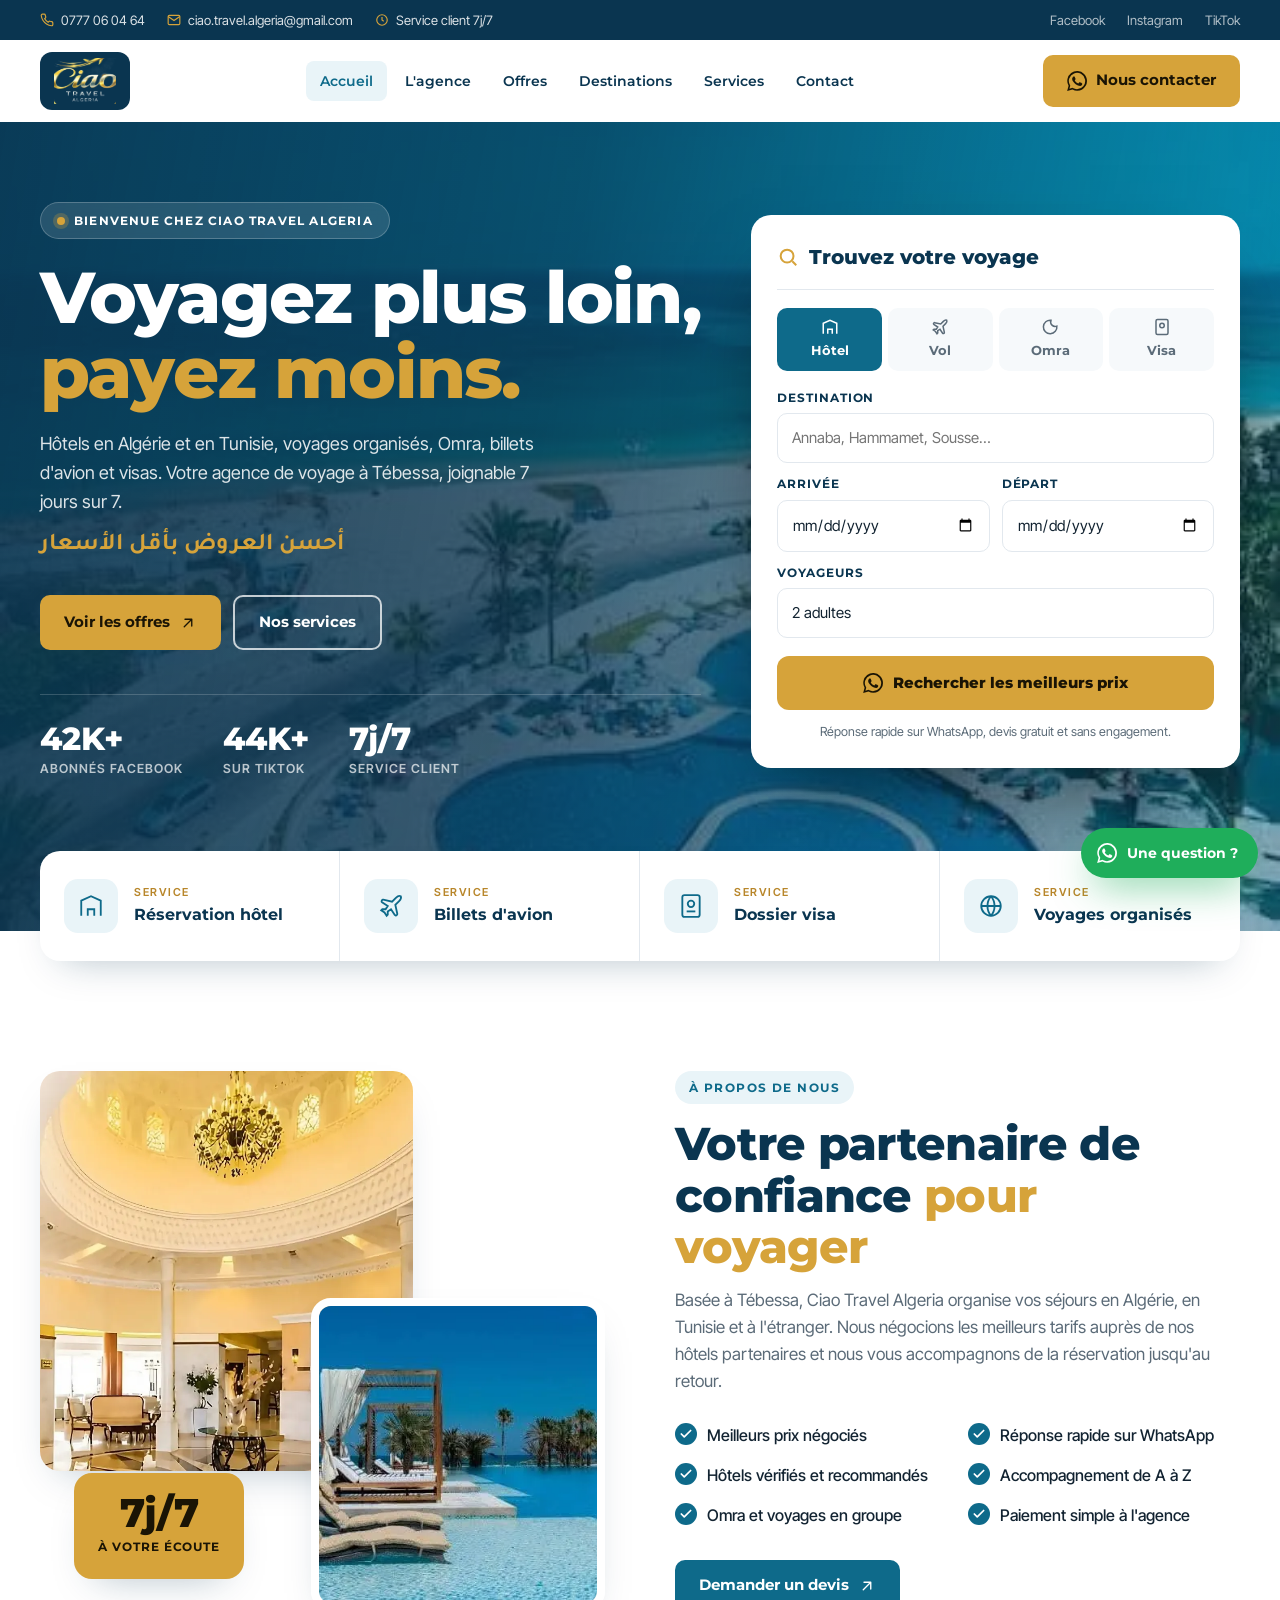
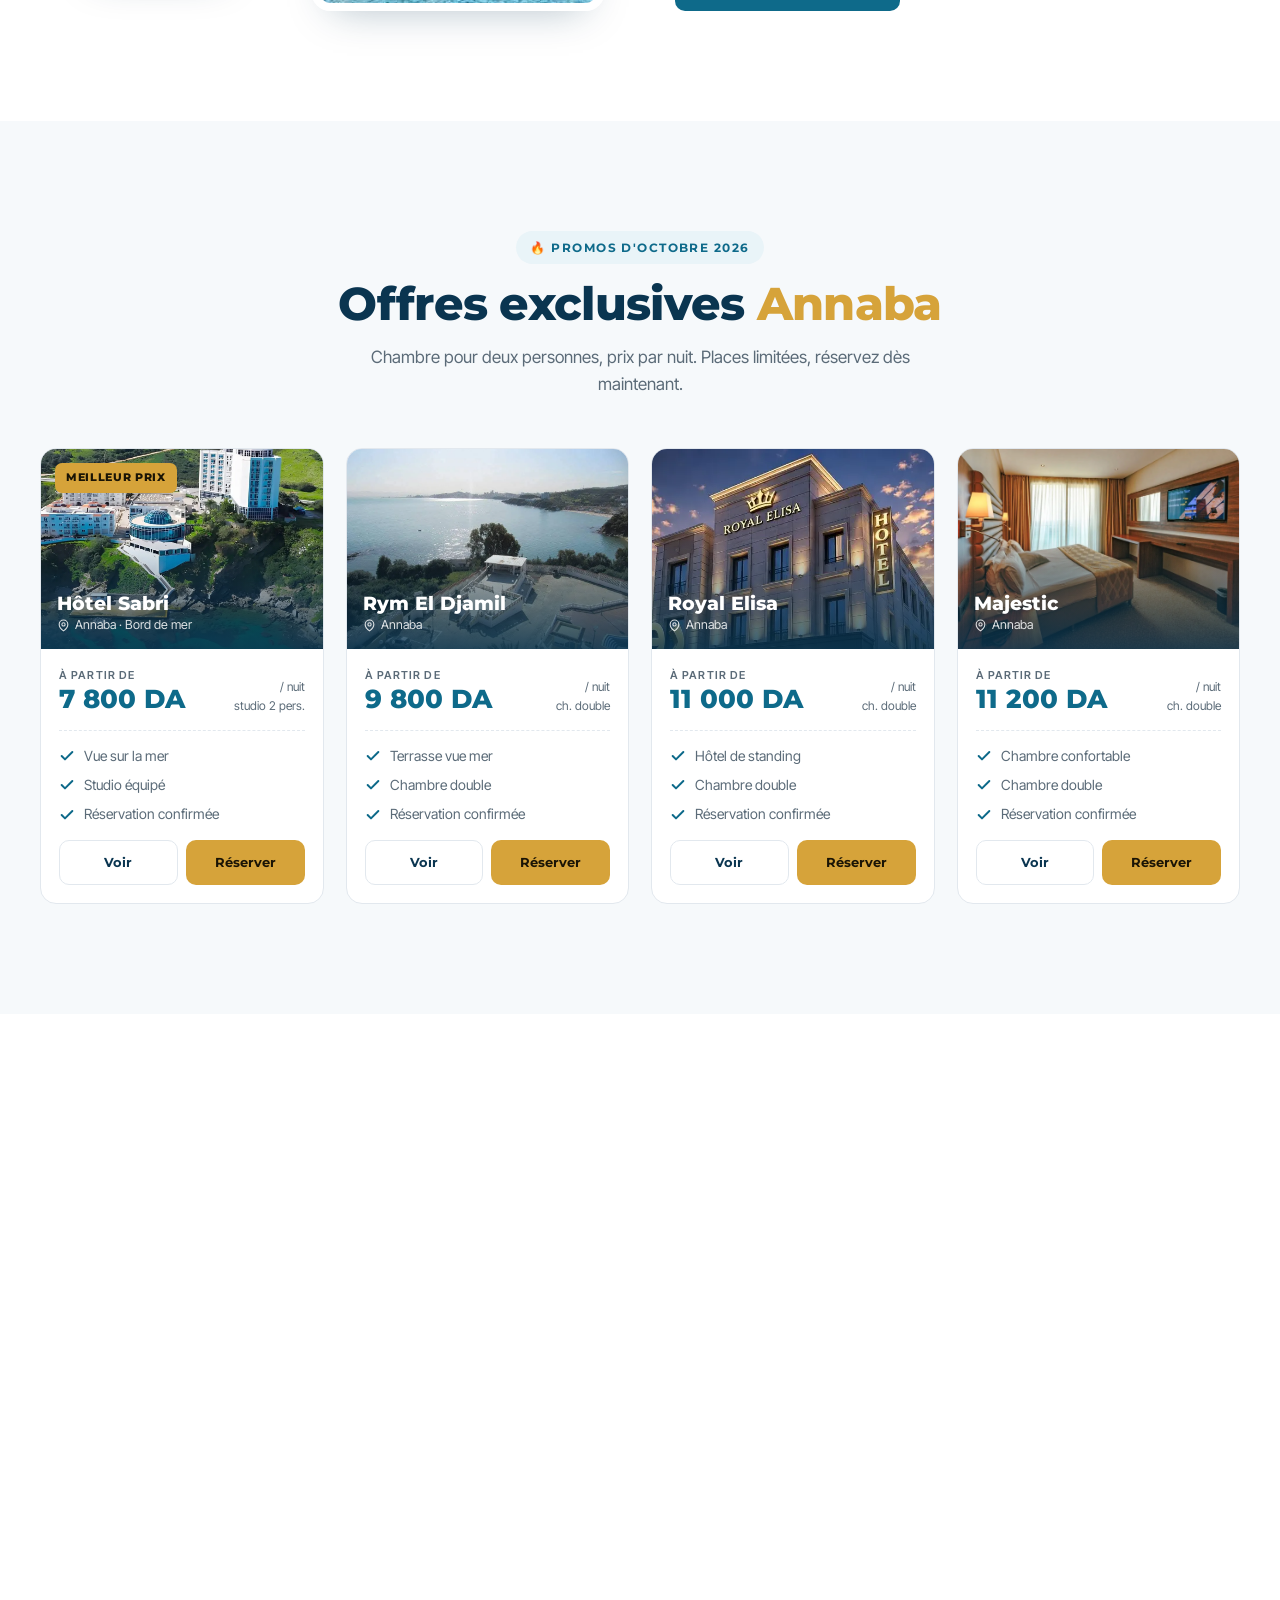
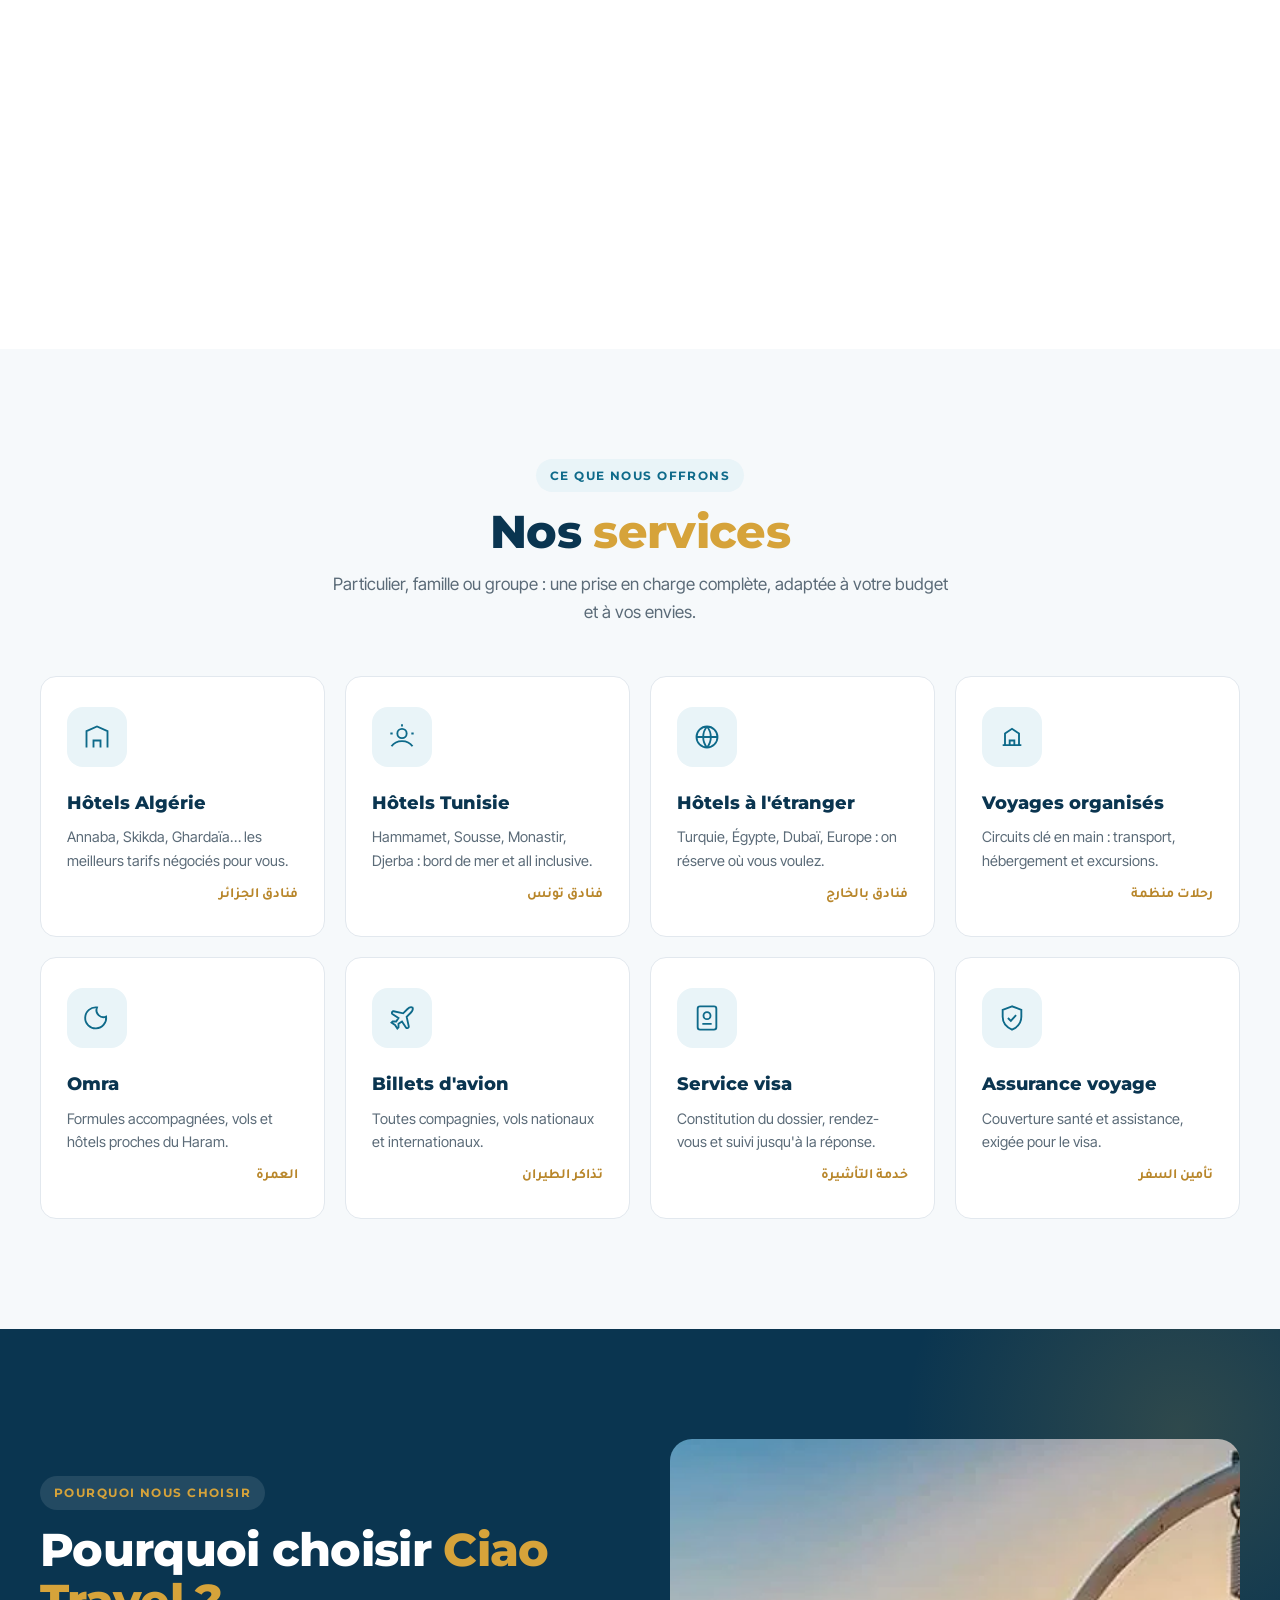
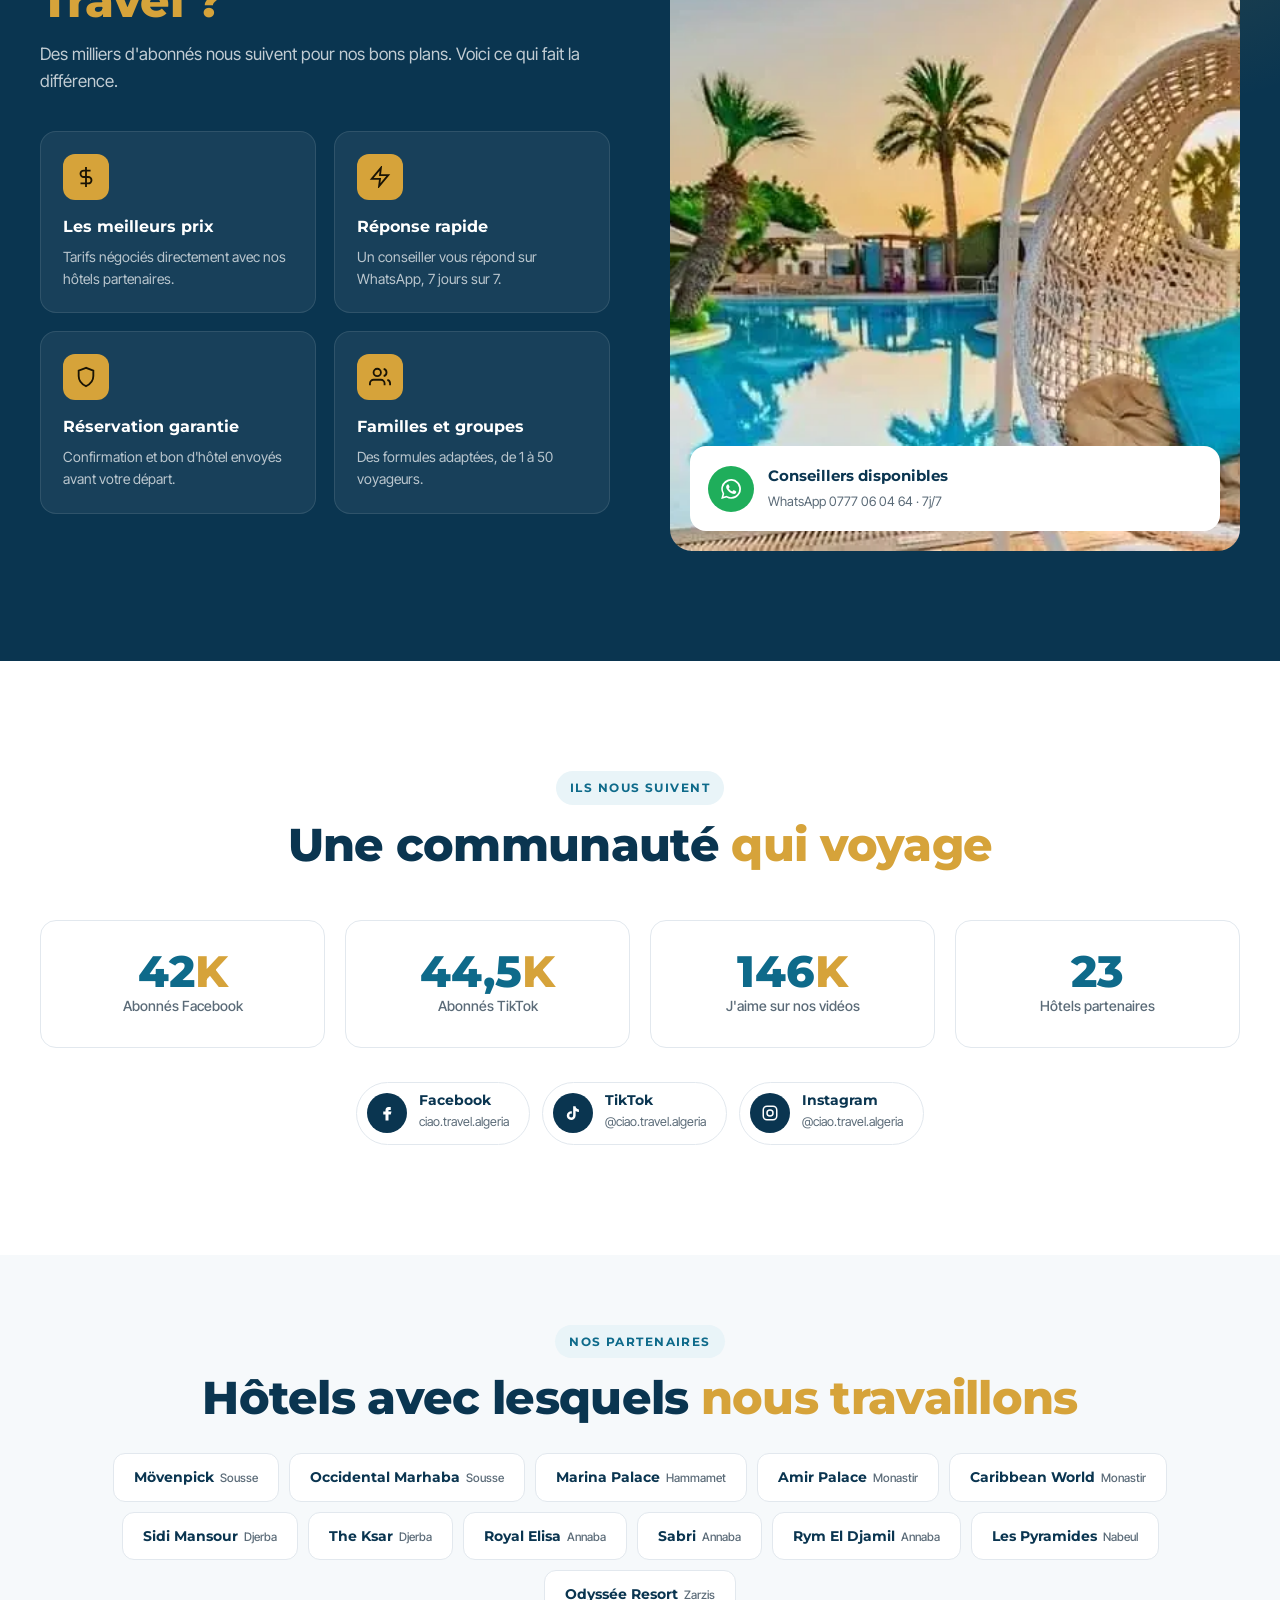
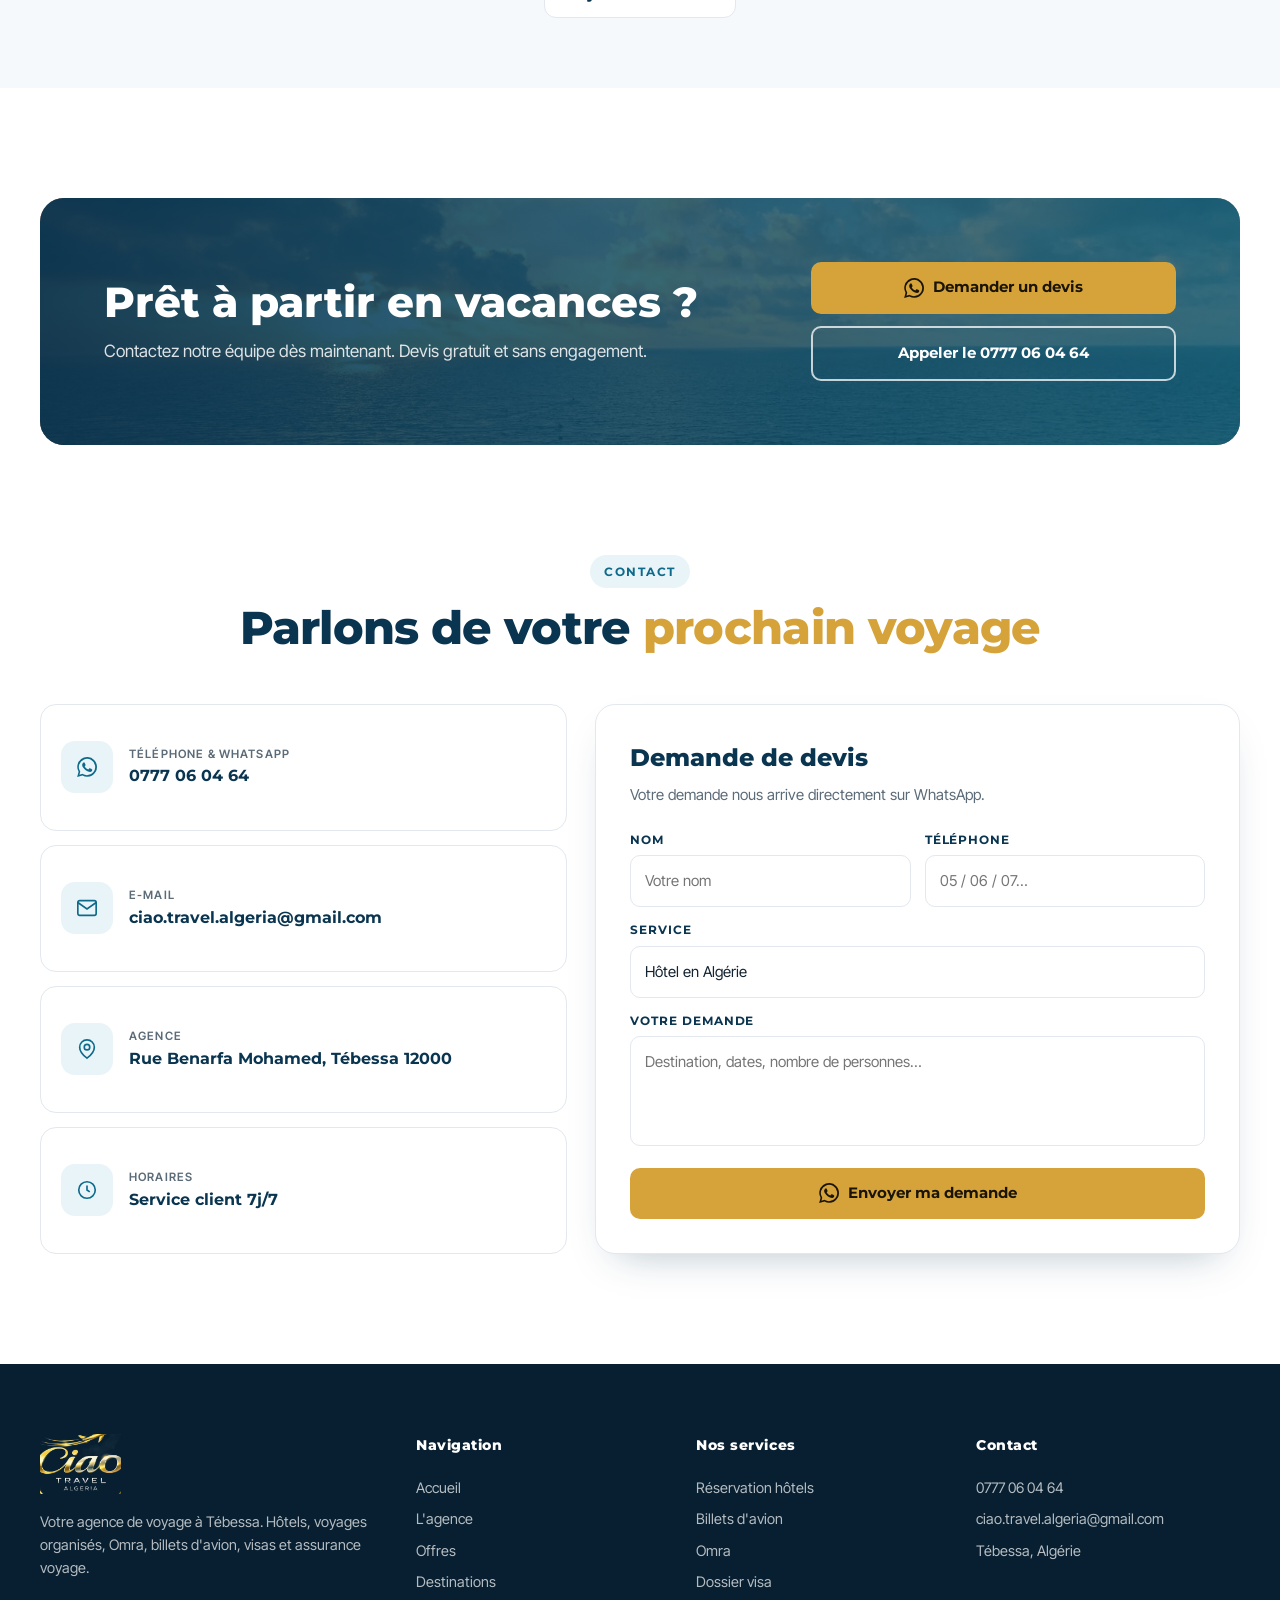
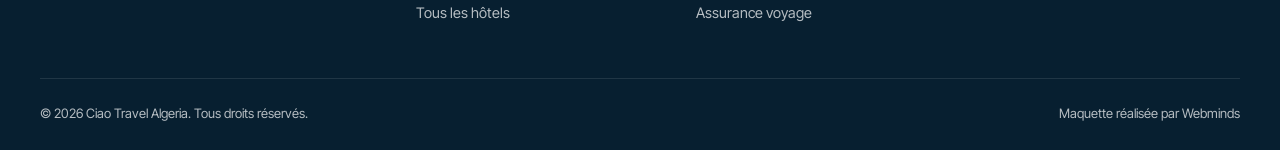
<file: index.html>
<!doctype html><html lang="fr"><head><meta charset="utf-8"><meta name="viewport" content="width=device-width,initial-scale=1,viewport-fit=cover"><title>Ciao Travel Algeria</title><meta name="description" content="Ciao Travel Algeria, agence de voyage à Tébessa : hôtels Algérie et Tunisie, voyages organisés, Omra, billets d'avion, visa et assurance voyage."><meta name="theme-color" content="#0a3550"><meta name="robots" content="noindex,nofollow"><link rel="icon" href="assets/img/favicon.png"><link rel="stylesheet" href="assets/css/v2.css"></head><body><div class="shield">Ciao Travel Algeria</div><div class="topbar"><div class="wrap"><div class="l"><a href="tel:+213777060464"><svg viewBox="0 0 24 24" fill="none" stroke="currentColor" stroke-width="2"><path d="M22 16.9v3a2 2 0 0 1-2.2 2 19.8 19.8 0 0 1-8.6-3.1 19.5 19.5 0 0 1-6-6A19.8 19.8 0 0 1 2.1 4.2 2 2 0 0 1 4.1 2h3a2 2 0 0 1 2 1.7c.1.9.4 1.8.7 2.7a2 2 0 0 1-.5 2.1L8 9.8a16 16 0 0 0 6 6l1.3-1.3a2 2 0 0 1 2.1-.4c.9.3 1.8.6 2.7.7a2 2 0 0 1 1.7 2z"/></svg>0777 06 04 64</a> <span><svg viewBox="0 0 24 24" fill="none" stroke="currentColor" stroke-width="2"><rect x="2" y="4" width="20" height="16" rx="2"/><path d="m22 6-10 7L2 6"/></svg>ciao.travel.algeria@gmail.com</span> <span><svg viewBox="0 0 24 24" fill="none" stroke="currentColor" stroke-width="2"><circle cx="12" cy="12" r="9"/><path d="M12 7v5l3 2"/></svg>Service client 7j/7</span></div><div class="r"><a href="https://www.facebook.com/ciao.travel.algeria" target="_blank" rel="noopener">Facebook</a> <a href="https://www.instagram.com/ciao.travel.algeria" target="_blank" rel="noopener">Instagram</a> <a href="https://www.tiktok.com/@ciao.travel.algeria" target="_blank" rel="noopener">TikTok</a></div></div></div><header class="hdr2"><div class="wrap"><a href="index.html" class="logo"><img src="assets/img/logo-ciao.png" alt="Ciao Travel Algeria"></a><nav class="nav2"><a href="#accueil" class="on">Accueil</a> <a href="#agence">L'agence</a> <a href="#offres">Offres</a> <a href="#destinations">Destinations</a> <a href="#services">Services</a> <a href="#contact">Contact</a></nav><div class="hdr-cta2" style="display:flex;gap:10px;align-items:center"><a class="btn btn-gold" href="#contact"><svg viewBox="0 0 24 24" fill="currentColor" style="width:20px;height:20px"><path d="M17.5 14.4c-.3-.1-1.7-.8-2-.9-.3-.1-.5-.1-.7.1l-.9 1.2c-.2.2-.3.2-.6.1-.3-.1-1.2-.5-2.3-1.4-.9-.8-1.4-1.7-1.6-2-.2-.3 0-.5.1-.6l.4-.5.3-.5v-.5l-.9-2.2c-.2-.6-.5-.5-.7-.5h-.6c-.2 0-.5.1-.8.4-.3.3-1 1-1 2.5s1.1 2.9 1.2 3.1c.1.2 2.1 3.2 5.1 4.5.7.3 1.3.5 1.7.6.7.2 1.4.2 1.9.1.6-.1 1.7-.7 2-1.4.2-.7.2-1.2.2-1.4-.1-.1-.3-.2-.6-.3zM12 21.8c-1.8 0-3.5-.5-5-1.4l-.4-.2-3.7 1 1-3.6-.2-.4a9.8 9.8 0 1 1 8.3 4.6zM20.5 3.5A11.8 11.8 0 0 0 1.9 17.7L.2 24l6.4-1.7A11.8 11.8 0 0 0 24 12c0-3.2-1.2-6.2-3.5-8.5z"/></svg> Nous contacter</a> <button class="burger" aria-label="Menu"><span></span></button></div></div></header><nav class="mnav"><a href="#accueil">Accueil</a><a href="#agence">L'agence</a><a href="#offres">Offres</a><a href="#destinations">Destinations</a><a href="#services">Services</a><a href="#contact">Contact</a> <a class="btn btn-gold" href="https://wa.me/213777060464" target="_blank" rel="noopener">WhatsApp 0777 06 04 64</a></nav><section class="hero2" id="accueil"><img src="assets/img/tn-aerial-beach.webp" alt=""><div class="wrap"><div><span class="badge"><i></i>Bienvenue chez Ciao Travel Algeria</span><h1>Voyagez plus loin,<span>payez moins.</span></h1><p class="lead">Hôtels en Algérie et en Tunisie, voyages organisés, Omra, billets d'avion et visas. Votre agence de voyage à Tébessa, joignable 7 jours sur 7.</p><span class="ar">أحسن العروض بأقل الأسعار</span><div class="hero-btns"><a class="btn btn-gold" href="#offres">Voir les offres <svg viewBox="0 0 24 24" fill="none" stroke="currentColor" stroke-width="1.8" stroke-linecap="round" stroke-linejoin="round" style="width:18px;height:18px"><path d="M7 17 17 7M8 7h9v9"/></svg></a><a class="btn btn-out" href="#services">Nos services</a></div><div class="hstats"><div><b>42K+</b><span>Abonnés Facebook</span></div><div><b>44K+</b><span>Sur TikTok</span></div><div><b>7j/7</b><span>Service client</span></div></div></div><form class="scard" id="search" autocomplete="off"><h3><svg viewBox="0 0 24 24" fill="none" stroke="currentColor" stroke-width="2.2"><circle cx="11" cy="11" r="7"/><path d="m21 21-4.3-4.3"/></svg>Trouvez votre voyage</h3><div class="s-tabs"><button type="button" class="s-tab on" data-m="Hôtel"><svg viewBox="0 0 24 24" fill="none" stroke="currentColor" stroke-width="2"><path d="M3 21V7l9-4 9 4v14M9 21v-6h6v6"/></svg>Hôtel</button> <button type="button" class="s-tab" data-m="Billet d'avion"><svg viewBox="0 0 24 24" fill="none" stroke="currentColor" stroke-width="2"><path d="M17.8 19.2 16 11l3.5-3.5C21 6 21.5 4 21 3c-1-.5-3 0-4.5 1.5L13 8 4.8 6.2c-.5-.1-.9.1-1.1.5l-.3.5c-.2.5-.1 1 .3 1.3L9 12l-2 3H4l-1 1 3 2 2 3 1-1v-3l3-2 3.5 5.3c.3.4.8.5 1.3.3l.5-.2c.4-.3.6-.7.5-1.2z"/></svg>Vol</button> <button type="button" class="s-tab" data-m="Omra"><svg viewBox="0 0 24 24" fill="none" stroke="currentColor" stroke-width="2"><path d="M12 3a6 6 0 0 0 7.8 7.8A9 9 0 1 1 12 3z"/></svg>Omra</button> <button type="button" class="s-tab" data-m="Visa"><svg viewBox="0 0 24 24" fill="none" stroke="currentColor" stroke-width="2"><rect x="4" y="2" width="16" height="20" rx="2"/><circle cx="12" cy="10" r="3"/></svg>Visa</button></div><div class="s-row"><div class="s-f sdest"><label id="lDest" for="dest">Destination</label><input id="dest" placeholder="Annaba, Hammamet, Sousse…" list="dl"></div><datalist id="dl"><option value="Annaba"></option><option value="Skikda"></option><option value="Hammamet"></option><option value="Sousse"></option><option value="Monastir"></option><option value="Djerba"></option><option value="Istanbul"></option></datalist><div class="s-f"><label id="lIn" for="dIn">Arrivée</label><input type="date" id="dIn"></div><div class="s-f"><label id="lOut" for="dOut">Départ</label><input type="date" id="dOut"></div><div class="s-f pax"><label for="pax">Voyageurs</label><select id="pax"><option>1 adulte</option><option selected="selected">2 adultes</option><option>2 adultes + 1 enfant</option><option>2 adultes + 2 enfants</option><option>Famille (5+)</option><option>Groupe</option></select></div><button class="s-go" type="submit"><svg viewBox="0 0 24 24" fill="currentColor" style="width:20px;height:20px"><path d="M17.5 14.4c-.3-.1-1.7-.8-2-.9-.3-.1-.5-.1-.7.1l-.9 1.2c-.2.2-.3.2-.6.1-.3-.1-1.2-.5-2.3-1.4-.9-.8-1.4-1.7-1.6-2-.2-.3 0-.5.1-.6l.4-.5.3-.5v-.5l-.9-2.2c-.2-.6-.5-.5-.7-.5h-.6c-.2 0-.5.1-.8.4-.3.3-1 1-1 2.5s1.1 2.9 1.2 3.1c.1.2 2.1 3.2 5.1 4.5.7.3 1.3.5 1.7.6.7.2 1.4.2 1.9.1.6-.1 1.7-.7 2-1.4.2-.7.2-1.2.2-1.4-.1-.1-.3-.2-.6-.3zM12 21.8c-1.8 0-3.5-.5-5-1.4l-.4-.2-3.7 1 1-3.6-.2-.4a9.8 9.8 0 1 1 8.3 4.6zM20.5 3.5A11.8 11.8 0 0 0 1.9 17.7L.2 24l6.4-1.7A11.8 11.8 0 0 0 24 12c0-3.2-1.2-6.2-3.5-8.5z"/></svg> Rechercher les meilleurs prix</button></div><p class="s-note">Réponse rapide sur WhatsApp, devis gratuit et sans engagement.</p></form></div></section><section class="strip"><div class="wrap"><a href="#services"><i><svg viewBox="0 0 24 24" fill="none" stroke="currentColor" stroke-width="1.7"><path d="M3 21V7l9-4 9 4v14M9 21v-6h6v6M8 10h.01M12 10h.01M16 10h.01"/></svg></i><div><small>Service</small><b>Réservation hôtel</b></div></a><a href="#services"><i><svg viewBox="0 0 24 24" fill="none" stroke="currentColor" stroke-width="1.7"><path d="M17.8 19.2 16 11l3.5-3.5C21 6 21.5 4 21 3c-1-.5-3 0-4.5 1.5L13 8 4.8 6.2c-.5-.1-.9.1-1.1.5l-.3.5c-.2.5-.1 1 .3 1.3L9 12l-2 3H4l-1 1 3 2 2 3 1-1v-3l3-2 3.5 5.3c.3.4.8.5 1.3.3l.5-.2c.4-.3.6-.7.5-1.2z"/></svg></i><div><small>Service</small><b>Billets d'avion</b></div></a><a href="#services"><i><svg viewBox="0 0 24 24" fill="none" stroke="currentColor" stroke-width="1.7"><rect x="4" y="2" width="16" height="20" rx="2"/><circle cx="12" cy="10" r="3"/><path d="M8 17h8"/></svg></i><div><small>Service</small><b>Dossier visa</b></div></a><a href="#services"><i><svg viewBox="0 0 24 24" fill="none" stroke="currentColor" stroke-width="1.7"><circle cx="12" cy="12" r="9"/><path d="M3 12h18M12 3a14 14 0 0 1 0 18M12 3a14 14 0 0 0 0 18"/></svg></i><div><small>Service</small><b>Voyages organisés</b></div></a></div></section><section class="sec" id="agence"><div class="wrap about"><div class="collage rv"><div class="p p1"><img src="assets/img/best-beach-sousse.webp" alt="Hall d'hôtel" loading="lazy"></div><div class="p p2"><img src="assets/img/tn-pool-luxe.webp" alt="Piscine d'hôtel" loading="lazy"></div><div class="exp"><b>7j/7</b><span>À votre écoute</span></div></div><div class="rv d1"><span class="tag">À propos de nous</span><h2 class="title">Votre partenaire de confiance <span>pour voyager</span></h2><p class="sub">Basée à Tébessa, Ciao Travel Algeria organise vos séjours en Algérie, en Tunisie et à l'étranger. Nous négocions les meilleurs tarifs auprès de nos hôtels partenaires et nous vous accompagnons de la réservation jusqu'au retour.</p><ul class="checks"><li><svg viewBox="0 0 24 24" fill="none" stroke="currentColor" stroke-width="3" stroke-linecap="round" stroke-linejoin="round"><path d="M20 6 9 17l-5-5"/></svg> Meilleurs prix négociés</li><li><svg viewBox="0 0 24 24" fill="none" stroke="currentColor" stroke-width="3" stroke-linecap="round" stroke-linejoin="round"><path d="M20 6 9 17l-5-5"/></svg> Réponse rapide sur WhatsApp</li><li><svg viewBox="0 0 24 24" fill="none" stroke="currentColor" stroke-width="3" stroke-linecap="round" stroke-linejoin="round"><path d="M20 6 9 17l-5-5"/></svg> Hôtels vérifiés et recommandés</li><li><svg viewBox="0 0 24 24" fill="none" stroke="currentColor" stroke-width="3" stroke-linecap="round" stroke-linejoin="round"><path d="M20 6 9 17l-5-5"/></svg> Accompagnement de A à Z</li><li><svg viewBox="0 0 24 24" fill="none" stroke="currentColor" stroke-width="3" stroke-linecap="round" stroke-linejoin="round"><path d="M20 6 9 17l-5-5"/></svg> Omra et voyages en groupe</li><li><svg viewBox="0 0 24 24" fill="none" stroke="currentColor" stroke-width="3" stroke-linecap="round" stroke-linejoin="round"><path d="M20 6 9 17l-5-5"/></svg> Paiement simple à l'agence</li></ul><a class="btn btn-blue" href="#contact">Demander un devis <svg viewBox="0 0 24 24" fill="none" stroke="currentColor" stroke-width="1.8" stroke-linecap="round" stroke-linejoin="round" style="width:18px;height:18px"><path d="M7 17 17 7M8 7h9v9"/></svg></a></div></div></section><section class="sec bg-soft" id="offres"><div class="wrap"><div class="sec-h center rv"><span class="tag">🔥 Promos d'octobre 2026</span><h2 class="title">Offres exclusives <span>Annaba</span></h2><p class="sub">Chambre pour deux personnes, prix par nuit. Places limitées, réservez dès maintenant.</p></div><div class="pkgs"><article class="pkg rv" data-n="Sabri" data-c="Annaba"><div class="im"><img src="assets/img/sabri-coast.webp" alt="Hôtel Sabri, Annaba" loading="lazy"><span class="flag">Meilleur prix</span><div class="loc"><b>Hôtel Sabri</b><span><svg viewBox="0 0 24 24" fill="none" stroke="currentColor" stroke-width="2"><path d="M12 22s8-6 8-12a8 8 0 0 0-16 0c0 6 8 12 8 12z"/><circle cx="12" cy="10" r="3"/></svg> Annaba · Bord de mer</span></div></div><div class="bd"><div class="price"><div><small>À partir de</small><b>7 800 DA</b></div><em>/ nuit<br>studio 2 pers.</em></div><ul><li><svg viewBox="0 0 24 24" fill="none" stroke="currentColor" stroke-width="3" stroke-linecap="round" stroke-linejoin="round"><path d="M20 6 9 17l-5-5"/></svg> Vue sur la mer</li><li><svg viewBox="0 0 24 24" fill="none" stroke="currentColor" stroke-width="3" stroke-linecap="round" stroke-linejoin="round"><path d="M20 6 9 17l-5-5"/></svg> Studio équipé</li><li><svg viewBox="0 0 24 24" fill="none" stroke="currentColor" stroke-width="3" stroke-linecap="round" stroke-linejoin="round"><path d="M20 6 9 17l-5-5"/></svg> Réservation confirmée</li></ul><div class="act"><a class="btn btn-line pkg-more" href="hotels.html?v=Annaba">Voir</a><span class="btn btn-gold">Réserver</span></div></div></article><article class="pkg rv d1" data-n="Rym El Djamil" data-c="Annaba"><div class="im"><img src="assets/img/rym-terrace-sea.webp" alt="Hôtel Rym El Djamil, Annaba" loading="lazy"><div class="loc"><b>Rym El Djamil</b><span><svg viewBox="0 0 24 24" fill="none" stroke="currentColor" stroke-width="2"><path d="M12 22s8-6 8-12a8 8 0 0 0-16 0c0 6 8 12 8 12z"/><circle cx="12" cy="10" r="3"/></svg> Annaba</span></div></div><div class="bd"><div class="price"><div><small>À partir de</small><b>9 800 DA</b></div><em>/ nuit<br>ch. double</em></div><ul><li><svg viewBox="0 0 24 24" fill="none" stroke="currentColor" stroke-width="3" stroke-linecap="round" stroke-linejoin="round"><path d="M20 6 9 17l-5-5"/></svg> Terrasse vue mer</li><li><svg viewBox="0 0 24 24" fill="none" stroke="currentColor" stroke-width="3" stroke-linecap="round" stroke-linejoin="round"><path d="M20 6 9 17l-5-5"/></svg> Chambre double</li><li><svg viewBox="0 0 24 24" fill="none" stroke="currentColor" stroke-width="3" stroke-linecap="round" stroke-linejoin="round"><path d="M20 6 9 17l-5-5"/></svg> Réservation confirmée</li></ul><div class="act"><a class="btn btn-line pkg-more" href="hotels.html?v=Annaba">Voir</a><span class="btn btn-gold">Réserver</span></div></div></article><article class="pkg rv d2" data-n="Royal Elisa" data-c="Annaba"><div class="im"><img src="assets/img/royal-elisa.webp" alt="Hôtel Royal Elisa, Annaba" loading="lazy"><div class="loc"><b>Royal Elisa</b><span><svg viewBox="0 0 24 24" fill="none" stroke="currentColor" stroke-width="2"><path d="M12 22s8-6 8-12a8 8 0 0 0-16 0c0 6 8 12 8 12z"/><circle cx="12" cy="10" r="3"/></svg> Annaba</span></div></div><div class="bd"><div class="price"><div><small>À partir de</small><b>11 000 DA</b></div><em>/ nuit<br>ch. double</em></div><ul><li><svg viewBox="0 0 24 24" fill="none" stroke="currentColor" stroke-width="3" stroke-linecap="round" stroke-linejoin="round"><path d="M20 6 9 17l-5-5"/></svg> Hôtel de standing</li><li><svg viewBox="0 0 24 24" fill="none" stroke="currentColor" stroke-width="3" stroke-linecap="round" stroke-linejoin="round"><path d="M20 6 9 17l-5-5"/></svg> Chambre double</li><li><svg viewBox="0 0 24 24" fill="none" stroke="currentColor" stroke-width="3" stroke-linecap="round" stroke-linejoin="round"><path d="M20 6 9 17l-5-5"/></svg> Réservation confirmée</li></ul><div class="act"><a class="btn btn-line pkg-more" href="hotels.html?v=Annaba">Voir</a><span class="btn btn-gold">Réserver</span></div></div></article><article class="pkg rv d3" data-n="Majestic" data-c="Annaba"><div class="im"><img src="assets/img/room-sea.webp" alt="Hôtel Majestic, Annaba" loading="lazy"><div class="loc"><b>Majestic</b><span><svg viewBox="0 0 24 24" fill="none" stroke="currentColor" stroke-width="2"><path d="M12 22s8-6 8-12a8 8 0 0 0-16 0c0 6 8 12 8 12z"/><circle cx="12" cy="10" r="3"/></svg> Annaba</span></div></div><div class="bd"><div class="price"><div><small>À partir de</small><b>11 200 DA</b></div><em>/ nuit<br>ch. double</em></div><ul><li><svg viewBox="0 0 24 24" fill="none" stroke="currentColor" stroke-width="3" stroke-linecap="round" stroke-linejoin="round"><path d="M20 6 9 17l-5-5"/></svg> Chambre confortable</li><li><svg viewBox="0 0 24 24" fill="none" stroke="currentColor" stroke-width="3" stroke-linecap="round" stroke-linejoin="round"><path d="M20 6 9 17l-5-5"/></svg> Chambre double</li><li><svg viewBox="0 0 24 24" fill="none" stroke="currentColor" stroke-width="3" stroke-linecap="round" stroke-linejoin="round"><path d="M20 6 9 17l-5-5"/></svg> Réservation confirmée</li></ul><div class="act"><a class="btn btn-line pkg-more" href="hotels.html?v=Annaba">Voir</a><span class="btn btn-gold">Réserver</span></div></div></article></div></div></section><section class="sec" id="destinations"><div class="wrap"><div class="sec-h center rv"><span class="tag">Nos destinations phares</span><h2 class="title">Destinations <span>populaires</span></h2><p class="sub">La Tunisie et la côte algérienne toute l'année, et partout ailleurs sur demande grâce à nos offres personnalisées.</p></div><div class="dests"><a class="dest big rv" href="hotels.html?v=Hammamet"><img src="assets/img/tn-pool.webp" alt="" loading="lazy"><span class="go"><svg viewBox="0 0 24 24" fill="none" stroke="currentColor" stroke-width="1.8" stroke-linecap="round" stroke-linejoin="round" style="width:18px;height:18px"><path d="M7 17 17 7M8 7h9v9"/></svg></span><div><small>Tunisie</small><h3>Hammamet</h3><p>6 hôtels partenaires · all inclusive</p></div></a><a class="dest rv d1" href="hotels.html?v=Sousse"><img src="assets/img/el-ksar-sousse.webp" alt="" loading="lazy"><span class="go"><svg viewBox="0 0 24 24" fill="none" stroke="currentColor" stroke-width="1.8" stroke-linecap="round" stroke-linejoin="round" style="width:18px;height:18px"><path d="M7 17 17 7M8 7h9v9"/></svg></span><div><small>Tunisie</small><h3>Sousse</h3><p>6 hôtels partenaires</p></div></a><a class="dest rv d2" href="hotels.html?v=Annaba"><img src="assets/img/annaba-sabri-aerial.webp" alt="" loading="lazy"><span class="go"><svg viewBox="0 0 24 24" fill="none" stroke="currentColor" stroke-width="1.8" stroke-linecap="round" stroke-linejoin="round" style="width:18px;height:18px"><path d="M7 17 17 7M8 7h9v9"/></svg></span><div><small>Algérie</small><h3>Annaba</h3><p>Promos d'octobre</p></div></a><a class="dest rv d1" href="hotels.html?v=Djerba"><img src="assets/img/sidi-mansour-djerba.webp" alt="" loading="lazy"><span class="go"><svg viewBox="0 0 24 24" fill="none" stroke="currentColor" stroke-width="1.8" stroke-linecap="round" stroke-linejoin="round" style="width:18px;height:18px"><path d="M7 17 17 7M8 7h9v9"/></svg></span><div><small>Tunisie</small><h3>Djerba</h3><p>2 hôtels partenaires</p></div></a><a class="dest rv d2" href="hotels.html?v=Monastir"><img src="assets/img/rosa-beach-monastir.webp" alt="" loading="lazy"><span class="go"><svg viewBox="0 0 24 24" fill="none" stroke="currentColor" stroke-width="1.8" stroke-linecap="round" stroke-linejoin="round" style="width:18px;height:18px"><path d="M7 17 17 7M8 7h9v9"/></svg></span><div><small>Tunisie</small><h3>Monastir</h3><p>3 hôtels partenaires</p></div></a></div></div></section><section class="sec bg-soft" id="services"><div class="wrap"><div class="sec-h center rv"><span class="tag">Ce que nous offrons</span><h2 class="title">Nos <span>services</span></h2><p class="sub">Particulier, famille ou groupe : une prise en charge complète, adaptée à votre budget et à vos envies.</p></div><div class="svcs"><div class="svc rv"><i><svg viewBox="0 0 24 24" fill="none" stroke="currentColor" stroke-width="1.6"><path d="M3 21V7l9-4 9 4v14M9 21v-6h6v6M8 10h.01M12 10h.01M16 10h.01"/></svg></i><h3>Hôtels Algérie</h3><p>Annaba, Skikda, Ghardaïa… les meilleurs tarifs négociés pour vous.</p><span class="ar">فنادق الجزائر</span></div><div class="svc rv d1"><i><svg viewBox="0 0 24 24" fill="none" stroke="currentColor" stroke-width="1.6"><circle cx="12" cy="9" r="4"/><path d="M3 20c2-3 5-4.5 9-4.5s7 1.5 9 4.5M12 1v2M20 9h2M2 9h2"/></svg></i><h3>Hôtels Tunisie</h3><p>Hammamet, Sousse, Monastir, Djerba : bord de mer et all inclusive.</p><span class="ar">فنادق تونس</span></div><div class="svc rv d2"><i><svg viewBox="0 0 24 24" fill="none" stroke="currentColor" stroke-width="1.6"><circle cx="12" cy="12" r="9"/><path d="M3 12h18M12 3a14 14 0 0 1 0 18M12 3a14 14 0 0 0 0 18"/></svg></i><h3>Hôtels à l'étranger</h3><p>Turquie, Égypte, Dubaï, Europe : on réserve où vous voulez.</p><span class="ar">فنادق بالخارج</span></div><div class="svc rv d3"><i><svg viewBox="0 0 24 24" fill="none" stroke="currentColor" stroke-width="1.6"><path d="M4 19h16M6 19V9l6-4 6 4v10M10 19v-4h4v4"/></svg></i><h3>Voyages organisés</h3><p>Circuits clé en main : transport, hébergement et excursions.</p><span class="ar">رحلات منظمة</span></div><div class="svc rv"><i><svg viewBox="0 0 24 24" fill="none" stroke="currentColor" stroke-width="1.6"><path d="M12 3a6 6 0 0 0 7.8 7.8A9 9 0 1 1 12 3z"/></svg></i><h3>Omra</h3><p>Formules accompagnées, vols et hôtels proches du Haram.</p><span class="ar">العمرة</span></div><div class="svc rv d1"><i><svg viewBox="0 0 24 24" fill="none" stroke="currentColor" stroke-width="1.6"><path d="M17.8 19.2 16 11l3.5-3.5C21 6 21.5 4 21 3c-1-.5-3 0-4.5 1.5L13 8 4.8 6.2c-.5-.1-.9.1-1.1.5l-.3.5c-.2.5-.1 1 .3 1.3L9 12l-2 3H4l-1 1 3 2 2 3 1-1v-3l3-2 3.5 5.3c.3.4.8.5 1.3.3l.5-.2c.4-.3.6-.7.5-1.2z"/></svg></i><h3>Billets d'avion</h3><p>Toutes compagnies, vols nationaux et internationaux.</p><span class="ar">تذاكر الطيران</span></div><div class="svc rv d2"><i><svg viewBox="0 0 24 24" fill="none" stroke="currentColor" stroke-width="1.6"><rect x="4" y="2" width="16" height="20" rx="2"/><circle cx="12" cy="10" r="3"/><path d="M8 17h8"/></svg></i><h3>Service visa</h3><p>Constitution du dossier, rendez-vous et suivi jusqu'à la réponse.</p><span class="ar">خدمة التأشيرة</span></div><div class="svc rv d3"><i><svg viewBox="0 0 24 24" fill="none" stroke="currentColor" stroke-width="1.6"><path d="M12 2 4 5v6c0 5 3.5 9 8 11 4.5-2 8-6 8-11V5z"/><path d="m8.5 12 2.5 2.5 4.5-5"/></svg></i><h3>Assurance voyage</h3><p>Couverture santé et assistance, exigée pour le visa.</p><span class="ar">تأمين السفر</span></div></div></div></section><section class="sec why"><div class="wrap"><div class="rv"><span class="tag">Pourquoi nous choisir</span><h2 class="title">Pourquoi choisir <span>Ciao Travel ?</span></h2><p class="sub">Des milliers d'abonnés nous suivent pour nos bons plans. Voici ce qui fait la différence.</p><div class="wlist"><div class="witem"><i><svg viewBox="0 0 24 24" fill="none" stroke="currentColor" stroke-width="2"><path d="M12 1v22M17 5H9.5a3.5 3.5 0 0 0 0 7h5a3.5 3.5 0 0 1 0 7H6"/></svg></i><h4>Les meilleurs prix</h4><p>Tarifs négociés directement avec nos hôtels partenaires.</p></div><div class="witem"><i><svg viewBox="0 0 24 24" fill="none" stroke="currentColor" stroke-width="2"><path d="M13 2 3 14h9l-1 8 10-12h-9z"/></svg></i><h4>Réponse rapide</h4><p>Un conseiller vous répond sur WhatsApp, 7 jours sur 7.</p></div><div class="witem"><i><svg viewBox="0 0 24 24" fill="none" stroke="currentColor" stroke-width="2"><path d="M12 2 4 5v6c0 5 3.5 9 8 11 4.5-2 8-6 8-11V5z"/></svg></i><h4>Réservation garantie</h4><p>Confirmation et bon d'hôtel envoyés avant votre départ.</p></div><div class="witem"><i><svg viewBox="0 0 24 24" fill="none" stroke="currentColor" stroke-width="2"><path d="M17 21v-2a4 4 0 0 0-4-4H5a4 4 0 0 0-4 4v2M9 11a4 4 0 1 0 0-8 4 4 0 0 0 0 8M23 21v-2a4 4 0 0 0-3-3.9M16 3.1a4 4 0 0 1 0 7.8"/></svg></i><h4>Familles et groupes</h4><p>Des formules adaptées, de 1 à 50 voyageurs.</p></div></div></div><div class="why-ph rv d1"><img src="assets/img/tn-pool-swing.webp" alt="" loading="lazy"><div class="live"><i><svg viewBox="0 0 24 24" fill="currentColor" style="width:20px;height:20px"><path d="M17.5 14.4c-.3-.1-1.7-.8-2-.9-.3-.1-.5-.1-.7.1l-.9 1.2c-.2.2-.3.2-.6.1-.3-.1-1.2-.5-2.3-1.4-.9-.8-1.4-1.7-1.6-2-.2-.3 0-.5.1-.6l.4-.5.3-.5v-.5l-.9-2.2c-.2-.6-.5-.5-.7-.5h-.6c-.2 0-.5.1-.8.4-.3.3-1 1-1 2.5s1.1 2.9 1.2 3.1c.1.2 2.1 3.2 5.1 4.5.7.3 1.3.5 1.7.6.7.2 1.4.2 1.9.1.6-.1 1.7-.7 2-1.4.2-.7.2-1.2.2-1.4-.1-.1-.3-.2-.6-.3zM12 21.8c-1.8 0-3.5-.5-5-1.4l-.4-.2-3.7 1 1-3.6-.2-.4a9.8 9.8 0 1 1 8.3 4.6zM20.5 3.5A11.8 11.8 0 0 0 1.9 17.7L.2 24l6.4-1.7A11.8 11.8 0 0 0 24 12c0-3.2-1.2-6.2-3.5-8.5z"/></svg></i><div><b>Conseillers disponibles</b><span>WhatsApp 0777 06 04 64 · 7j/7</span></div></div></div></div></section><section class="sec"><div class="wrap"><div class="sec-h center rv"><span class="tag">Ils nous suivent</span><h2 class="title">Une communauté <span>qui voyage</span></h2></div><div class="counters"><div class="cnt rv"><b><span data-to="42">0</span><i>K</i></b><span>Abonnés Facebook</span></div><div class="cnt rv d1"><b><span data-to="44.5">0</span><i>K</i></b><span>Abonnés TikTok</span></div><div class="cnt rv d2"><b><span data-to="146">0</span><i>K</i></b><span>J'aime sur nos vidéos</span></div><div class="cnt rv d3"><b><span data-to="23">0</span></b><span>Hôtels partenaires</span></div></div><div class="socials rv"><a class="soc" href="https://www.facebook.com/ciao.travel.algeria" target="_blank" rel="noopener"><i><svg viewBox="0 0 24 24" fill="currentColor"><path d="M14 8h3V4h-3c-2.8 0-4 1.7-4 4.3V10H7v4h3v8h4v-8h3l1-4h-4V8.6c0-.4.3-.6.7-.6z"/></svg></i><div><b>Facebook</b><span>ciao.travel.algeria</span></div></a><a class="soc" href="https://www.tiktok.com/@ciao.travel.algeria" target="_blank" rel="noopener"><i><svg viewBox="0 0 24 24" fill="currentColor"><path d="M16.6 5.8A4.3 4.3 0 0 1 15.5 3h-3.3v12.4a2.6 2.6 0 1 1-1.8-2.5V9.6a5.9 5.9 0 1 0 5.1 5.8V9.2a7.5 7.5 0 0 0 4.4 1.4V7.3a4.3 4.3 0 0 1-3.3-1.5z"/></svg></i><div><b>TikTok</b><span>@ciao.travel.algeria</span></div></a><a class="soc" href="https://www.instagram.com/ciao.travel.algeria" target="_blank" rel="noopener"><i><svg viewBox="0 0 24 24" fill="none" stroke="currentColor" stroke-width="2"><rect x="3" y="3" width="18" height="18" rx="5"/><circle cx="12" cy="12" r="4"/></svg></i><div><b>Instagram</b><span>@ciao.travel.algeria</span></div></a></div></div></section><section class="sec bg-soft" style="padding-top:70px;padding-bottom:70px"><div class="wrap"><div class="sec-h center rv" style="margin-bottom:30px"><span class="tag">Nos partenaires</span><h2 class="title">Hôtels avec lesquels <span>nous travaillons</span></h2></div><div class="partners rv"><span>Mövenpick<small>Sousse</small></span><span>Occidental Marhaba<small>Sousse</small></span><span>Marina Palace<small>Hammamet</small></span><span>Amir Palace<small>Monastir</small></span><span>Caribbean World<small>Monastir</small></span><span>Sidi Mansour<small>Djerba</small></span><span>The Ksar<small>Djerba</small></span><span>Royal Elisa<small>Annaba</small></span><span>Sabri<small>Annaba</small></span><span>Rym El Djamil<small>Annaba</small></span><span>Les Pyramides<small>Nabeul</small></span><span>Odyssée Resort<small>Zarzis</small></span></div></div></section><section class="sec" style="padding-bottom:0"><div class="wrap"><div class="cta rv"><img src="assets/img/hero-sunset.webp" alt="" loading="lazy"><div><h2>Prêt à partir en vacances ?</h2><p>Contactez notre équipe dès maintenant. Devis gratuit et sans engagement.</p></div><div class="btns"><a class="btn btn-gold" href="https://wa.me/213777060464" target="_blank" rel="noopener"><svg viewBox="0 0 24 24" fill="currentColor" style="width:20px;height:20px"><path d="M17.5 14.4c-.3-.1-1.7-.8-2-.9-.3-.1-.5-.1-.7.1l-.9 1.2c-.2.2-.3.2-.6.1-.3-.1-1.2-.5-2.3-1.4-.9-.8-1.4-1.7-1.6-2-.2-.3 0-.5.1-.6l.4-.5.3-.5v-.5l-.9-2.2c-.2-.6-.5-.5-.7-.5h-.6c-.2 0-.5.1-.8.4-.3.3-1 1-1 2.5s1.1 2.9 1.2 3.1c.1.2 2.1 3.2 5.1 4.5.7.3 1.3.5 1.7.6.7.2 1.4.2 1.9.1.6-.1 1.7-.7 2-1.4.2-.7.2-1.2.2-1.4-.1-.1-.3-.2-.6-.3zM12 21.8c-1.8 0-3.5-.5-5-1.4l-.4-.2-3.7 1 1-3.6-.2-.4a9.8 9.8 0 1 1 8.3 4.6zM20.5 3.5A11.8 11.8 0 0 0 1.9 17.7L.2 24l6.4-1.7A11.8 11.8 0 0 0 24 12c0-3.2-1.2-6.2-3.5-8.5z"/></svg> Demander un devis</a><a class="btn btn-out" href="tel:+213777060464">Appeler le 0777 06 04 64</a></div></div></div></section><section class="sec" id="contact"><div class="wrap"><div class="sec-h center rv"><span class="tag">Contact</span><h2 class="title">Parlons de votre <span>prochain voyage</span></h2></div><div class="contact2"><div class="cinfo rv"><a class="ci" href="https://wa.me/213777060464" target="_blank" rel="noopener"><i><svg viewBox="0 0 24 24" fill="currentColor" style="width:20px;height:20px"><path d="M17.5 14.4c-.3-.1-1.7-.8-2-.9-.3-.1-.5-.1-.7.1l-.9 1.2c-.2.2-.3.2-.6.1-.3-.1-1.2-.5-2.3-1.4-.9-.8-1.4-1.7-1.6-2-.2-.3 0-.5.1-.6l.4-.5.3-.5v-.5l-.9-2.2c-.2-.6-.5-.5-.7-.5h-.6c-.2 0-.5.1-.8.4-.3.3-1 1-1 2.5s1.1 2.9 1.2 3.1c.1.2 2.1 3.2 5.1 4.5.7.3 1.3.5 1.7.6.7.2 1.4.2 1.9.1.6-.1 1.7-.7 2-1.4.2-.7.2-1.2.2-1.4-.1-.1-.3-.2-.6-.3zM12 21.8c-1.8 0-3.5-.5-5-1.4l-.4-.2-3.7 1 1-3.6-.2-.4a9.8 9.8 0 1 1 8.3 4.6zM20.5 3.5A11.8 11.8 0 0 0 1.9 17.7L.2 24l6.4-1.7A11.8 11.8 0 0 0 24 12c0-3.2-1.2-6.2-3.5-8.5z"/></svg></i><div><small>Téléphone &amp; WhatsApp</small><b>0777 06 04 64</b></div></a><a class="ci" href="mailto:ciao.travel.algeria@gmail.com"><i><svg viewBox="0 0 24 24" fill="none" stroke="currentColor" stroke-width="1.8"><rect x="2" y="4" width="20" height="16" rx="2"/><path d="m22 6-10 7L2 6"/></svg></i><div><small>E-mail</small><b>ciao.travel.algeria@gmail.com</b></div></a><div class="ci"><i><svg viewBox="0 0 24 24" fill="none" stroke="currentColor" stroke-width="1.8"><path d="M12 22s8-6 8-12a8 8 0 0 0-16 0c0 6 8 12 8 12z"/><circle cx="12" cy="10" r="3"/></svg></i><div><small>Agence</small><b>Rue Benarfa Mohamed, Tébessa 12000</b></div></div><div class="ci"><i><svg viewBox="0 0 24 24" fill="none" stroke="currentColor" stroke-width="1.8"><circle cx="12" cy="12" r="9"/><path d="M12 7v5l3 2"/></svg></i><div><small>Horaires</small><b>Service client 7j/7</b></div></div></div><div class="cform2 rv d1"><h3>Demande de devis</h3><p>Votre demande nous arrive directement sur WhatsApp.</p><form id="cform"><div><label for="cName">Nom</label><input id="cName" required placeholder="Votre nom"></div><div><label for="cTel">Téléphone</label><input id="cTel" type="tel" required placeholder="05 / 06 / 07…"></div><div class="full"><label for="cSvc">Service</label><select id="cSvc"><option>Hôtel en Algérie</option><option>Hôtel en Tunisie</option><option>Hôtel à l'étranger</option><option>Voyage organisé</option><option>Omra</option><option>Billet d'avion</option><option>Visa</option><option>Assurance voyage</option></select></div><div class="full"><label for="cMsg">Votre demande</label><textarea id="cMsg" placeholder="Destination, dates, nombre de personnes…"></textarea></div><button class="btn btn-gold full" type="submit"><svg viewBox="0 0 24 24" fill="currentColor" style="width:20px;height:20px"><path d="M17.5 14.4c-.3-.1-1.7-.8-2-.9-.3-.1-.5-.1-.7.1l-.9 1.2c-.2.2-.3.2-.6.1-.3-.1-1.2-.5-2.3-1.4-.9-.8-1.4-1.7-1.6-2-.2-.3 0-.5.1-.6l.4-.5.3-.5v-.5l-.9-2.2c-.2-.6-.5-.5-.7-.5h-.6c-.2 0-.5.1-.8.4-.3.3-1 1-1 2.5s1.1 2.9 1.2 3.1c.1.2 2.1 3.2 5.1 4.5.7.3 1.3.5 1.7.6.7.2 1.4.2 1.9.1.6-.1 1.7-.7 2-1.4.2-.7.2-1.2.2-1.4-.1-.1-.3-.2-.6-.3zM12 21.8c-1.8 0-3.5-.5-5-1.4l-.4-.2-3.7 1 1-3.6-.2-.4a9.8 9.8 0 1 1 8.3 4.6zM20.5 3.5A11.8 11.8 0 0 0 1.9 17.7L.2 24l6.4-1.7A11.8 11.8 0 0 0 24 12c0-3.2-1.2-6.2-3.5-8.5z"/></svg> Envoyer ma demande</button></form></div></div></div></section><footer class="ftr2"><div class="wrap"><div class="g"><div><img src="assets/img/logo-ciao.png" alt="Ciao Travel Algeria"><p>Votre agence de voyage à Tébessa. Hôtels, voyages organisés, Omra, billets d'avion, visas et assurance voyage.</p></div><div><h5>Navigation</h5><a href="#accueil">Accueil</a><a href="#agence">L'agence</a><a href="#offres">Offres</a><a href="#destinations">Destinations</a><a href="hotels.html">Tous les hôtels</a></div><div><h5>Nos services</h5><a href="#services">Réservation hôtels</a><a href="#services">Billets d'avion</a><a href="#services">Omra</a><a href="#services">Dossier visa</a><a href="#services">Assurance voyage</a></div><div><h5>Contact</h5><a href="tel:+213777060464">0777 06 04 64</a><a href="mailto:ciao.travel.algeria@gmail.com">ciao.travel.algeria@gmail.com</a><a href="#contact">Tébessa, Algérie</a></div></div><div class="bt"><span>© 2026 Ciao Travel Algeria. Tous droits réservés.</span><span>Maquette réalisée par Webminds</span></div></div></footer><a class="wa-float" href="https://wa.me/213777060464" target="_blank" rel="noopener" aria-label="WhatsApp"><svg viewBox="0 0 24 24" fill="currentColor" style="width:20px;height:20px"><path d="M17.5 14.4c-.3-.1-1.7-.8-2-.9-.3-.1-.5-.1-.7.1l-.9 1.2c-.2.2-.3.2-.6.1-.3-.1-1.2-.5-2.3-1.4-.9-.8-1.4-1.7-1.6-2-.2-.3 0-.5.1-.6l.4-.5.3-.5v-.5l-.9-2.2c-.2-.6-.5-.5-.7-.5h-.6c-.2 0-.5.1-.8.4-.3.3-1 1-1 2.5s1.1 2.9 1.2 3.1c.1.2 2.1 3.2 5.1 4.5.7.3 1.3.5 1.7.6.7.2 1.4.2 1.9.1.6-.1 1.7-.7 2-1.4.2-.7.2-1.2.2-1.4-.1-.1-.3-.2-.6-.3zM12 21.8c-1.8 0-3.5-.5-5-1.4l-.4-.2-3.7 1 1-3.6-.2-.4a9.8 9.8 0 1 1 8.3 4.6zM20.5 3.5A11.8 11.8 0 0 0 1.9 17.7L.2 24l6.4-1.7A11.8 11.8 0 0 0 24 12c0-3.2-1.2-6.2-3.5-8.5z"/></svg><span>Une question ?</span></a><script src="assets/js/app.js"></script></body></html>
</file>
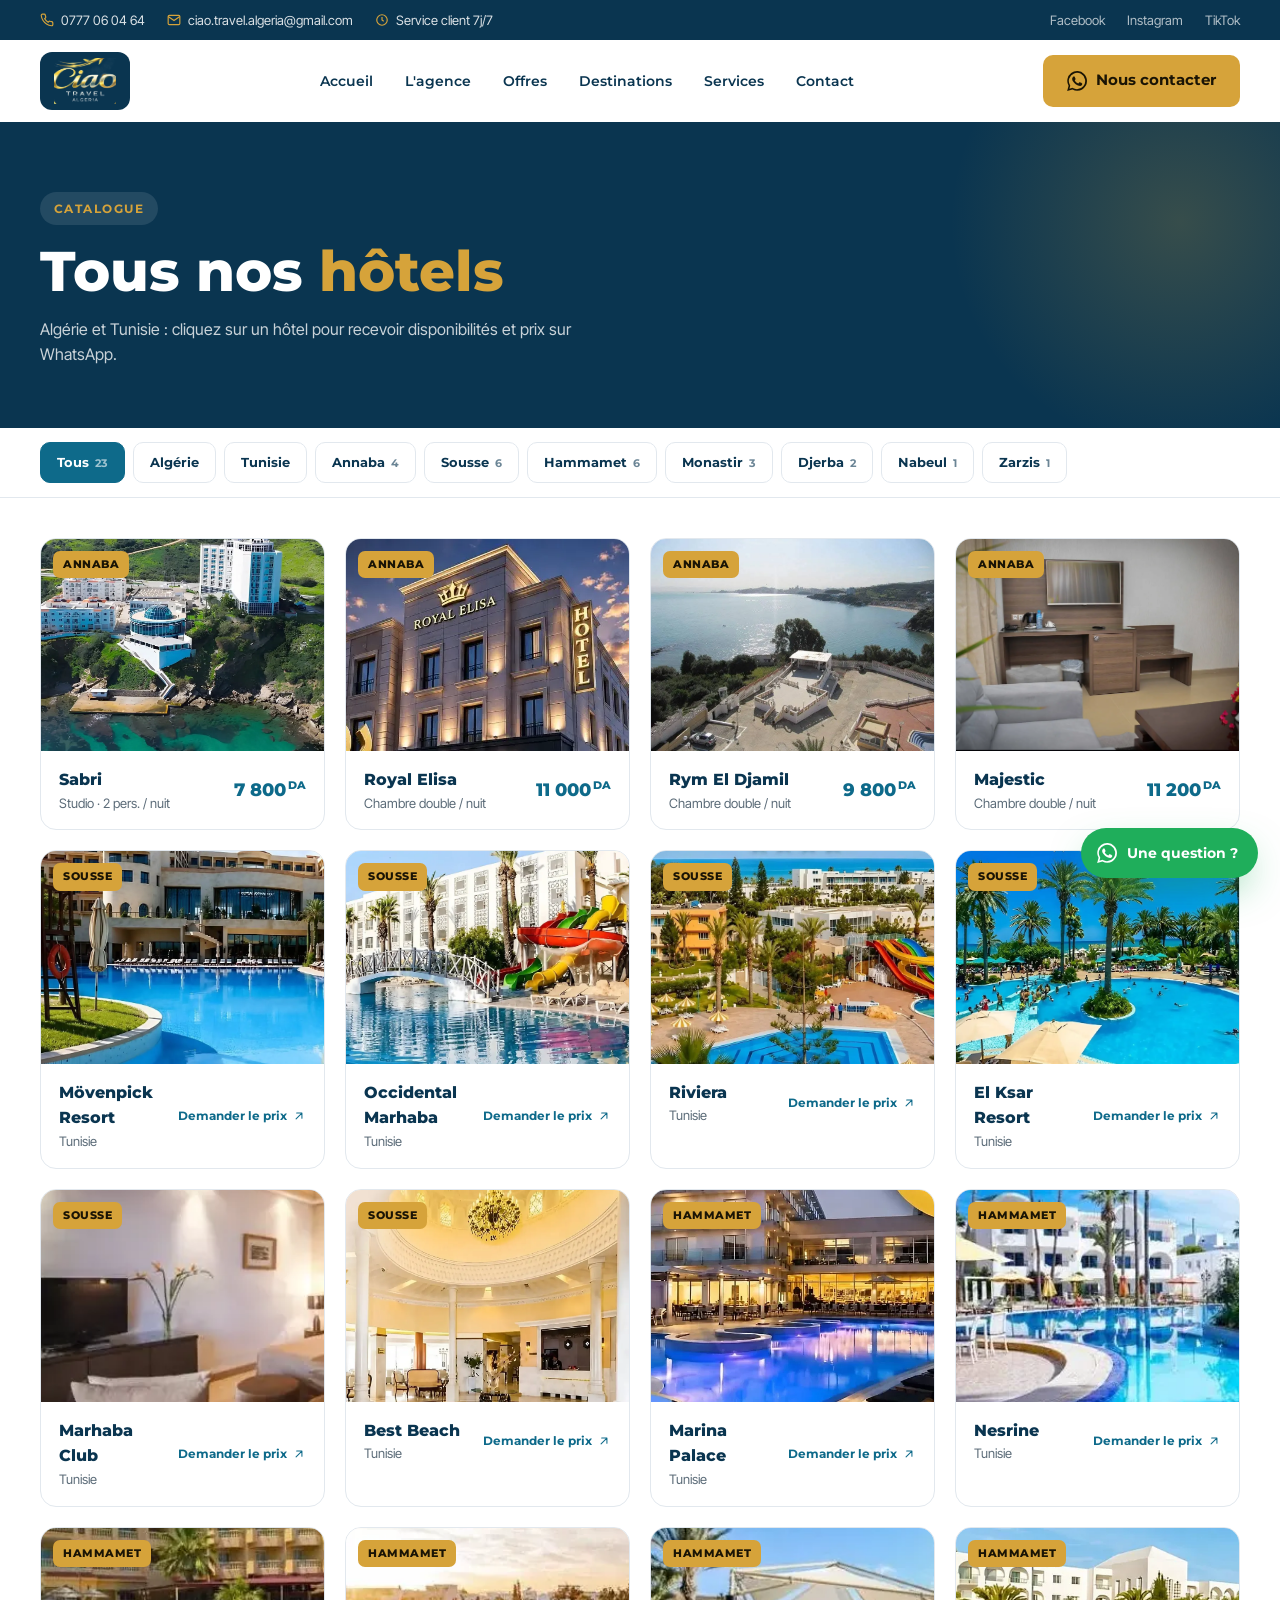
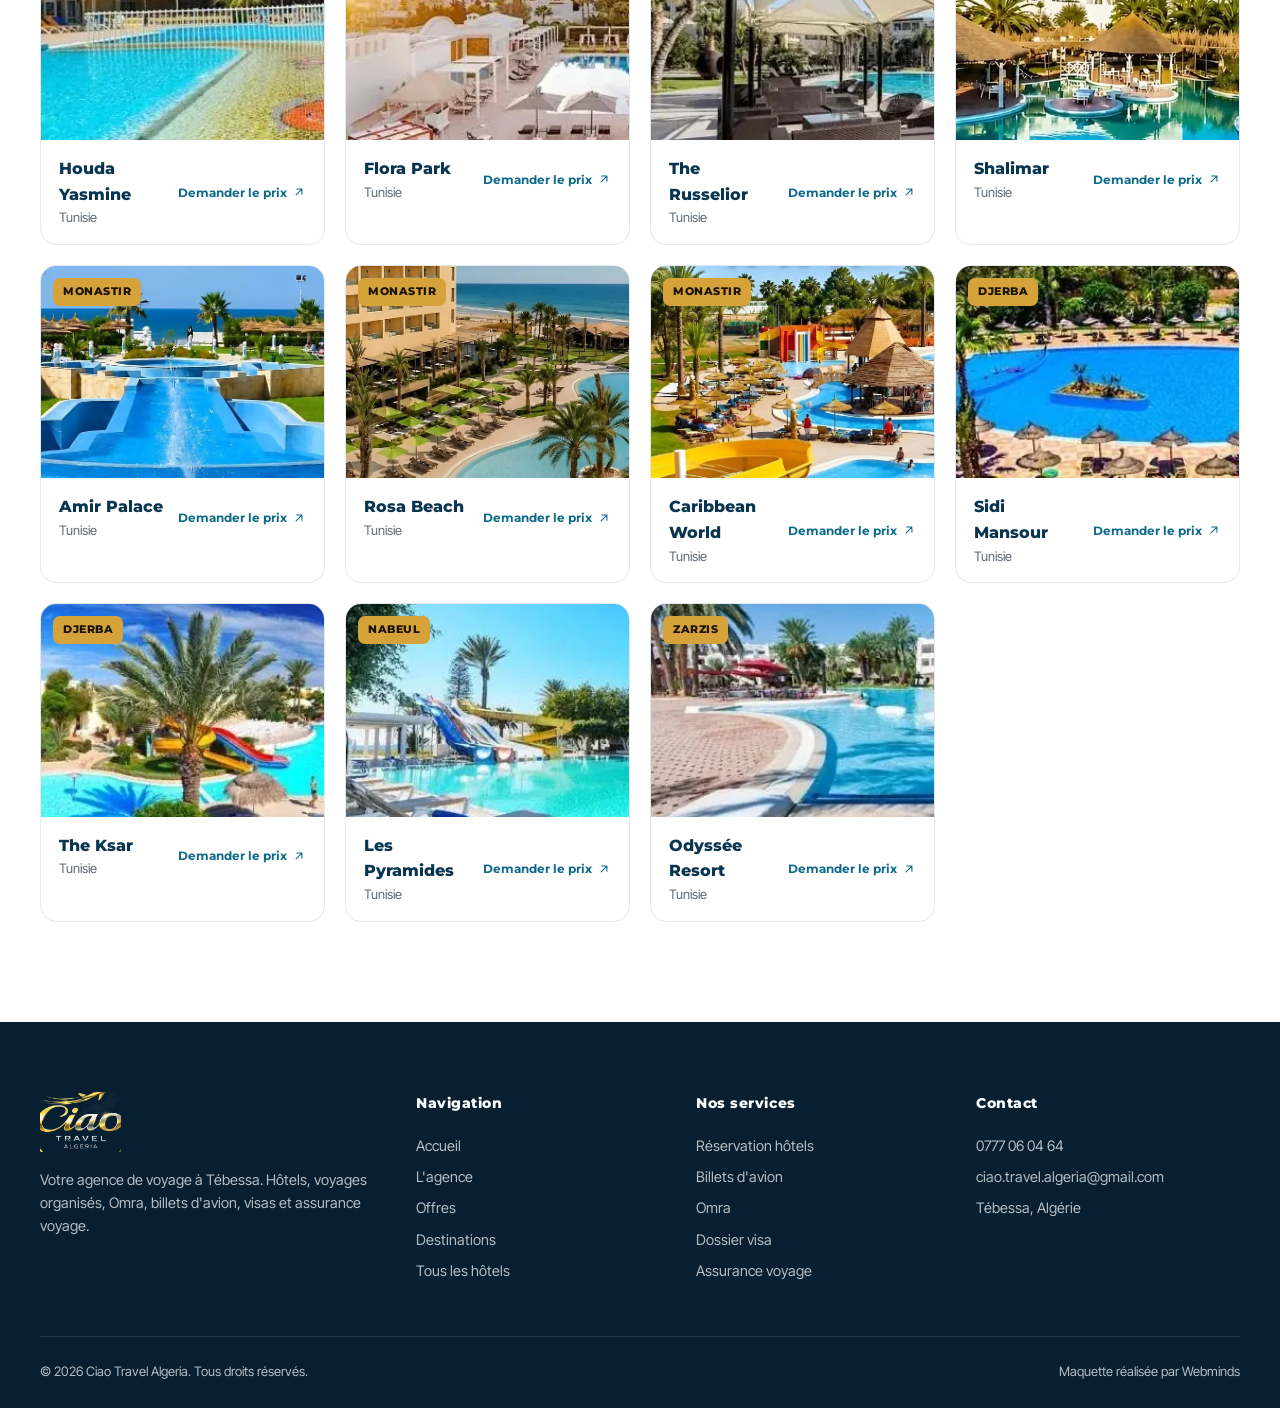
<file: hotels.html>
<!doctype html><html lang="fr"><head><meta charset="utf-8"><meta name="viewport" content="width=device-width,initial-scale=1,viewport-fit=cover"><title>Ciao Travel Algeria</title><meta name="description" content="Ciao Travel Algeria, agence de voyage à Tébessa : hôtels Algérie et Tunisie, voyages organisés, Omra, billets d'avion, visa et assurance voyage."><meta name="theme-color" content="#0a3550"><meta name="robots" content="noindex,nofollow"><link rel="icon" href="assets/img/favicon.png"><link rel="stylesheet" href="assets/css/v2.css"></head><body><div class="shield">Ciao Travel Algeria</div><div class="topbar"><div class="wrap"><div class="l"><a href="tel:+213777060464"><svg viewBox="0 0 24 24" fill="none" stroke="currentColor" stroke-width="2"><path d="M22 16.9v3a2 2 0 0 1-2.2 2 19.8 19.8 0 0 1-8.6-3.1 19.5 19.5 0 0 1-6-6A19.8 19.8 0 0 1 2.1 4.2 2 2 0 0 1 4.1 2h3a2 2 0 0 1 2 1.7c.1.9.4 1.8.7 2.7a2 2 0 0 1-.5 2.1L8 9.8a16 16 0 0 0 6 6l1.3-1.3a2 2 0 0 1 2.1-.4c.9.3 1.8.6 2.7.7a2 2 0 0 1 1.7 2z"/></svg>0777 06 04 64</a> <span><svg viewBox="0 0 24 24" fill="none" stroke="currentColor" stroke-width="2"><rect x="2" y="4" width="20" height="16" rx="2"/><path d="m22 6-10 7L2 6"/></svg>ciao.travel.algeria@gmail.com</span> <span><svg viewBox="0 0 24 24" fill="none" stroke="currentColor" stroke-width="2"><circle cx="12" cy="12" r="9"/><path d="M12 7v5l3 2"/></svg>Service client 7j/7</span></div><div class="r"><a href="https://www.facebook.com/ciao.travel.algeria" target="_blank" rel="noopener">Facebook</a> <a href="https://www.instagram.com/ciao.travel.algeria" target="_blank" rel="noopener">Instagram</a> <a href="https://www.tiktok.com/@ciao.travel.algeria" target="_blank" rel="noopener">TikTok</a></div></div></div><header class="hdr2"><div class="wrap"><a href="index.html" class="logo"><img src="assets/img/logo-ciao.png" alt="Ciao Travel Algeria"></a><nav class="nav2"><a href="index.html#accueil">Accueil</a> <a href="index.html#agence">L'agence</a> <a href="index.html#offres">Offres</a> <a href="index.html#destinations">Destinations</a> <a href="index.html#services">Services</a> <a href="index.html#contact">Contact</a></nav><div class="hdr-cta2" style="display:flex;gap:10px;align-items:center"><a class="btn btn-gold" href="index.html#contact"><svg viewBox="0 0 24 24" fill="currentColor" style="width:20px;height:20px"><path d="M17.5 14.4c-.3-.1-1.7-.8-2-.9-.3-.1-.5-.1-.7.1l-.9 1.2c-.2.2-.3.2-.6.1-.3-.1-1.2-.5-2.3-1.4-.9-.8-1.4-1.7-1.6-2-.2-.3 0-.5.1-.6l.4-.5.3-.5v-.5l-.9-2.2c-.2-.6-.5-.5-.7-.5h-.6c-.2 0-.5.1-.8.4-.3.3-1 1-1 2.5s1.1 2.9 1.2 3.1c.1.2 2.1 3.2 5.1 4.5.7.3 1.3.5 1.7.6.7.2 1.4.2 1.9.1.6-.1 1.7-.7 2-1.4.2-.7.2-1.2.2-1.4-.1-.1-.3-.2-.6-.3zM12 21.8c-1.8 0-3.5-.5-5-1.4l-.4-.2-3.7 1 1-3.6-.2-.4a9.8 9.8 0 1 1 8.3 4.6zM20.5 3.5A11.8 11.8 0 0 0 1.9 17.7L.2 24l6.4-1.7A11.8 11.8 0 0 0 24 12c0-3.2-1.2-6.2-3.5-8.5z"/></svg> Nous contacter</a> <button class="burger" aria-label="Menu"><span></span></button></div></div></header><nav class="mnav"><a href="index.html#accueil">Accueil</a><a href="index.html#agence">L'agence</a><a href="index.html#offres">Offres</a><a href="index.html#destinations">Destinations</a><a href="index.html#services">Services</a><a href="index.html#contact">Contact</a> <a class="btn btn-gold" href="https://wa.me/213777060464" target="_blank" rel="noopener">WhatsApp 0777 06 04 64</a></nav><section class="phero2"><div class="wrap"><span class="tag" style="background:rgba(255,255,255,.1);color:var(--gold)">Catalogue</span><h1 style="margin-top:16px">Tous nos <span>hôtels</span></h1><p>Algérie et Tunisie : cliquez sur un hôtel pour recevoir disponibilités et prix sur WhatsApp.</p></div></section><div class="filters"><div class="wrap" id="filters"></div></div><section><div class="wrap cat" id="cat"></div></section><footer class="ftr2"><div class="wrap"><div class="g"><div><img src="assets/img/logo-ciao.png" alt="Ciao Travel Algeria"><p>Votre agence de voyage à Tébessa. Hôtels, voyages organisés, Omra, billets d'avion, visas et assurance voyage.</p></div><div><h5>Navigation</h5><a href="index.html#accueil">Accueil</a><a href="index.html#agence">L'agence</a><a href="index.html#offres">Offres</a><a href="index.html#destinations">Destinations</a><a href="hotels.html">Tous les hôtels</a></div><div><h5>Nos services</h5><a href="index.html#services">Réservation hôtels</a><a href="index.html#services">Billets d'avion</a><a href="index.html#services">Omra</a><a href="index.html#services">Dossier visa</a><a href="index.html#services">Assurance voyage</a></div><div><h5>Contact</h5><a href="tel:+213777060464">0777 06 04 64</a><a href="mailto:ciao.travel.algeria@gmail.com">ciao.travel.algeria@gmail.com</a><a href="index.html#contact">Tébessa, Algérie</a></div></div><div class="bt"><span>© 2026 Ciao Travel Algeria. Tous droits réservés.</span><span>Maquette réalisée par Webminds</span></div></div></footer><a class="wa-float" href="https://wa.me/213777060464" target="_blank" rel="noopener" aria-label="WhatsApp"><svg viewBox="0 0 24 24" fill="currentColor" style="width:20px;height:20px"><path d="M17.5 14.4c-.3-.1-1.7-.8-2-.9-.3-.1-.5-.1-.7.1l-.9 1.2c-.2.2-.3.2-.6.1-.3-.1-1.2-.5-2.3-1.4-.9-.8-1.4-1.7-1.6-2-.2-.3 0-.5.1-.6l.4-.5.3-.5v-.5l-.9-2.2c-.2-.6-.5-.5-.7-.5h-.6c-.2 0-.5.1-.8.4-.3.3-1 1-1 2.5s1.1 2.9 1.2 3.1c.1.2 2.1 3.2 5.1 4.5.7.3 1.3.5 1.7.6.7.2 1.4.2 1.9.1.6-.1 1.7-.7 2-1.4.2-.7.2-1.2.2-1.4-.1-.1-.3-.2-.6-.3zM12 21.8c-1.8 0-3.5-.5-5-1.4l-.4-.2-3.7 1 1-3.6-.2-.4a9.8 9.8 0 1 1 8.3 4.6zM20.5 3.5A11.8 11.8 0 0 0 1.9 17.7L.2 24l6.4-1.7A11.8 11.8 0 0 0 24 12c0-3.2-1.2-6.2-3.5-8.5z"/></svg><span>Une question ?</span></a><script src="assets/js/app.js"></script></body></html>
</file>
<file: assets/css/v2.css>
@font-face{font-family:"Montserrat";src:url(../fonts/montserrat-latin-600-normal.woff2) format("woff2");font-weight:600;font-display:swap}@font-face{font-family:"Montserrat";src:url(../fonts/montserrat-latin-700-normal.woff2) format("woff2");font-weight:700;font-display:swap}@font-face{font-family:"Montserrat";src:url(../fonts/montserrat-latin-800-normal.woff2) format("woff2");font-weight:800;font-display:swap}@font-face{font-family:"Inter Tight";src:url(../fonts/inter-tight-latin-400-normal.woff2) format("woff2");font-weight:400;font-display:swap}@font-face{font-family:"Inter Tight";src:url(../fonts/inter-tight-latin-500-normal.woff2) format("woff2");font-weight:500;font-display:swap}@font-face{font-family:"Inter Tight";src:url(../fonts/inter-tight-latin-600-normal.woff2) format("woff2");font-weight:600;font-display:swap}@font-face{font-family:"Tajawal";src:url(../fonts/tajawal-arabic-700-normal.woff2) format("woff2");font-weight:700;font-display:swap}:root{--deep:#0a3550;--sea:#0e6a8a;--sky:#e9f4f8;--gold:#d6a33a;--gold-d:#b8862a;--ink:#122331;--muted:#5b6b78;--line:#e2e8ee;--bg:#f6f9fb;--h:"Montserrat",system-ui,sans-serif;--b:"Inter Tight",system-ui,sans-serif;--ar:"Tajawal",sans-serif;--r:16px;--sh:0 18px 40px -22px rgba(10,53,80,.35);--ease:cubic-bezier(.2,.7,.1,1);}*{box-sizing:border-box;margin:0;padding:0}html{scroll-behavior:smooth}body{font-family:var(--b);color:var(--ink);background:#fff;line-height:1.6;overflow-x:hidden;-webkit-user-select:none;user-select:none;-webkit-touch-callout:none}img{display:block;max-width:100%;pointer-events:none;-webkit-user-drag:none}a{color:inherit;text-decoration:none}button{font:inherit;border:0;background:none;color:inherit;cursor:pointer}input,select,textarea{font:inherit;color:inherit;-webkit-user-select:text;user-select:text}.wrap{width:min(1200px,100% - 40px);margin-inline:auto}.ar{font-family:var(--ar);direction:rtl}svg{flex-shrink:0}.btn{display:inline-flex;align-items:center;justify-content:center;gap:9px;padding:14px 24px;border-radius:10px;font-family:var(--h);font-weight:700;font-size:14.5px;transition:.3s var(--ease);white-space:nowrap}.btn svg{width:17px;height:17px}.btn-gold{background:var(--gold);color:#1a1405}.btn-gold:hover{background:var(--gold-d);color:#fff;transform:translateY(-2px);box-shadow:0 12px 26px -12px rgba(214,163,58,.8)}.btn-blue{background:var(--sea);color:#fff}.btn-blue:hover{background:var(--deep);transform:translateY(-2px)}.btn-out{border:2px solid rgba(255,255,255,.75);color:#fff}.btn-out:hover{background:#fff;color:var(--deep)}.btn-line{border:1.5px solid var(--line);color:var(--deep);background:#fff}.btn-line:hover{border-color:var(--sea);color:var(--sea)}.tag{display:inline-flex;align-items:center;gap:8px;font-family:var(--h);font-weight:700;font-size:12px;letter-spacing:.12em;text-transform:uppercase;color:var(--sea);background:var(--sky);padding:7px 14px;border-radius:999px}.title{font-family:var(--h);font-weight:800;font-size:clamp(30px,3.6vw,46px);line-height:1.12;color:var(--deep);letter-spacing:-.015em;margin-top:14px}.title span{color:var(--gold)}.sub{color:var(--muted);font-size:17px;max-width:62ch;margin-top:14px}.center{text-align:center}.center .sub{margin-inline:auto}.sec{padding:clamp(70px,9vw,110px) 0}.sec-h{margin-bottom:50px}.topbar{background:var(--deep);color:rgba(255,255,255,.85);font-size:13px}.topbar .wrap{display:flex;justify-content:space-between;align-items:center;height:40px;gap:20px}.topbar .l,.topbar .r{display:flex;gap:22px;align-items:center}.topbar a,.topbar span{display:flex;align-items:center;gap:7px}.topbar svg{width:14px;height:14px;color:var(--gold)}.topbar .r a{opacity:.8;transition:.2s}.topbar .r a:hover{opacity:1;color:var(--gold)}.hdr2{position:sticky;top:0;z-index:50;background:#fff;transition:box-shadow .3s}.hdr2.sh{box-shadow:0 8px 30px -18px rgba(10,53,80,.4)}.hdr2 .wrap{display:flex;align-items:center;justify-content:space-between;height:82px;gap:20px}.hdr2 .logo{display:flex;align-items:center;background:var(--deep);padding:6px 14px;border-radius:12px}.hdr2 .logo img{height:46px;width:auto}.nav2{display:flex;gap:4px;font-family:var(--h);font-weight:600;font-size:14px;color:var(--deep)}.nav2 a{padding:9px 14px;border-radius:8px;transition:.2s}.nav2 a:hover,.nav2 a.on{background:var(--sky);color:var(--sea)}.burger{display:none;width:44px;height:44px;border-radius:10px;background:var(--sky);color:var(--deep);align-items:center;justify-content:center}.burger span,.burger span::before,.burger span::after{display:block;width:18px;height:2px;background:currentColor;position:relative;transition:.3s;border-radius:2px}.burger span::before,.burger span::after{content:"";position:absolute;left:0}.burger span::before{top:-6px}.burger span::after{top:6px}.menu-open .burger span{background:transparent}.menu-open .burger span::before{top:0;transform:rotate(45deg)}.menu-open .burger span::after{top:0;transform:rotate(-45deg)}.mnav{position:fixed;inset:0;z-index:45;background:var(--deep);color:#fff;display:flex;flex-direction:column;justify-content:center;padding:100px 28px 40px;gap:4px;transform:translateY(-100%);transition:transform .5s var(--ease)}.menu-open .mnav{transform:none}.mnav a{font-family:var(--h);font-weight:700;font-size:28px;padding:8px 0}.mnav .btn{margin-top:24px;align-self:flex-start;font-size:15px}.hero2{position:relative;color:#fff;overflow:hidden;background:var(--deep)}.hero2>img{position:absolute;inset:0;z-index:0;width:100%;height:100%;object-fit:cover;transform:scale(1.08);animation:hz 16s var(--ease) forwards}@keyframes hz{to{transform:scale(1)}}.hero2::before{content:"";position:absolute;inset:0;z-index:1;background:linear-gradient(100deg,rgba(10,53,80,.94) 0%,rgba(10,53,80,.78) 42%,rgba(14,106,138,.35) 100%)}.hero2 .wrap{position:relative;z-index:2;display:grid;grid-template-columns:1.15fr .85fr;gap:50px;align-items:center;padding:80px 0 150px}.badge{display:inline-flex;align-items:center;gap:9px;background:rgba(255,255,255,.12);border:1px solid rgba(255,255,255,.22);padding:8px 16px;border-radius:999px;font-family:var(--h);font-weight:700;font-size:12px;letter-spacing:.1em;text-transform:uppercase;backdrop-filter:blur(6px)}.badge i{width:8px;height:8px;border-radius:50%;background:var(--gold);box-shadow:0 0 0 4px rgba(214,163,58,.25)}.hero2 h1{font-family:var(--h);font-weight:800;font-size:clamp(40px,5.6vw,72px);line-height:1.04;letter-spacing:-.025em;margin-top:22px}.hero2 h1 span{color:var(--gold);display:block}.hero2 .lead{font-size:18px;color:rgba(255,255,255,.86);max-width:50ch;margin-top:20px}.hero2 .ar{font-size:24px;color:var(--gold);margin-top:10px;display:block;text-align:left}.hero-btns{display:flex;gap:12px;margin-top:30px;flex-wrap:wrap}.hstats{display:flex;gap:40px;margin-top:44px;padding-top:28px;border-top:1px solid rgba(255,255,255,.18)}.hstats b{display:block;font-family:var(--h);font-weight:800;font-size:32px;line-height:1}.hstats span{font-size:12.5px;letter-spacing:.08em;text-transform:uppercase;color:rgba(255,255,255,.7);font-weight:600}.scard{background:#fff;color:var(--ink);border-radius:20px;padding:26px;box-shadow:0 40px 80px -30px rgba(0,0,0,.6)}.scard h3{font-family:var(--h);font-weight:800;font-size:20px;color:var(--deep);display:flex;align-items:center;gap:10px;padding-bottom:16px;border-bottom:1px solid var(--line)}.scard h3 svg{width:22px;height:22px;color:var(--gold)}.s-tabs{display:grid;grid-template-columns:repeat(4,1fr);gap:6px;margin:18px 0}.s-tab{padding:10px 4px;border-radius:10px;background:var(--bg);font-family:var(--h);font-weight:700;font-size:12.5px;color:var(--muted);display:flex;flex-direction:column;align-items:center;gap:5px;transition:.2s}.s-tab svg{width:18px;height:18px}.s-tab.on{background:var(--sea);color:#fff}.s-row{display:grid;grid-template-columns:1fr 1fr;gap:12px}.s-f{display:flex;flex-direction:column;gap:6px}.s-f.sdest,.s-f.pax{grid-column:1/-1}.s-f label{font-family:var(--h);font-weight:700;font-size:11.5px;letter-spacing:.08em;text-transform:uppercase;color:var(--deep)}.s-f input,.s-f select{border:1.5px solid var(--line);border-radius:10px;padding:12px 14px;font-size:15px;outline:0;background:#fff;transition:border-color .2s;width:100%;appearance:none;-webkit-appearance:none}.s-f input:focus,.s-f select:focus{border-color:var(--sea)}.s-go{grid-column:1/-1;margin-top:6px;padding:15px;border-radius:12px;background:var(--gold);color:#1a1405;font-family:var(--h);font-weight:800;font-size:15px;display:flex;align-items:center;justify-content:center;gap:10px;transition:.3s}.s-go:hover{background:var(--deep);color:#fff}.s-go svg{width:20px;height:20px}.s-note{font-size:12.5px;color:var(--muted);text-align:center;margin-top:12px}.strip{position:relative;z-index:2;margin-top:-80px}.strip .wrap{display:grid;grid-template-columns:repeat(4,1fr);background:#fff;border-radius:20px;box-shadow:var(--sh);overflow:hidden}.strip a{display:flex;align-items:center;gap:16px;padding:28px 24px;border-right:1px solid var(--line);transition:.3s}.strip a:last-child{border-right:0}.strip a:hover{background:var(--sky)}.strip i{width:54px;height:54px;border-radius:14px;background:var(--sky);color:var(--sea);display:grid;place-items:center;transition:.3s}.strip a:hover i{background:var(--sea);color:#fff}.strip i svg{width:26px;height:26px}.strip small{display:block;font-size:11px;letter-spacing:.14em;text-transform:uppercase;color:var(--gold-d);font-weight:700}.strip b{font-family:var(--h);font-weight:700;font-size:16px;color:var(--deep)}.about{display:grid;grid-template-columns:1fr 1fr;gap:70px;align-items:center}.collage{position:relative;height:540px}.collage .p{position:absolute;border-radius:20px;overflow:hidden;box-shadow:var(--sh)}.collage .p img{width:100%;height:100%;object-fit:cover}.collage .p1{left:0;top:0;width:66%;height:74%}.collage .p2{right:0;bottom:0;width:52%;height:58%;border:8px solid #fff}.collage .exp{position:absolute;left:6%;bottom:6%;background:var(--gold);color:#1a1405;border-radius:18px;padding:20px 24px;box-shadow:var(--sh);text-align:center}.collage .exp b{display:block;font-family:var(--h);font-weight:800;font-size:40px;line-height:1}.collage .exp span{font-family:var(--h);font-weight:700;font-size:12px;letter-spacing:.08em;text-transform:uppercase}.checks{list-style:none;display:grid;grid-template-columns:1fr 1fr;gap:14px 20px;margin:28px 0 32px}.checks li{display:flex;gap:10px;align-items:flex-start;font-weight:500}.checks li svg{width:22px;height:22px;color:#fff;background:var(--sea);border-radius:50%;padding:4px}.bg-soft{background:var(--bg)}.pkgs{display:grid;grid-template-columns:repeat(4,1fr);gap:22px}.pkg{background:#fff;border-radius:var(--r);overflow:hidden;border:1px solid var(--line);display:flex;flex-direction:column;transition:.4s var(--ease);cursor:pointer}.pkg:hover{transform:translateY(-6px);box-shadow:var(--sh);border-color:transparent}.pkg .im{position:relative;height:200px;overflow:hidden}.pkg .im img{width:100%;height:100%;object-fit:cover;transition:transform .8s var(--ease)}.pkg:hover .im img{transform:scale(1.07)}.pkg .im::after{content:"";position:absolute;inset:0;background:linear-gradient(180deg,transparent 45%,rgba(10,53,80,.85))}.pkg .flag{position:absolute;top:14px;left:14px;z-index:1;background:var(--gold);color:#1a1405;font-family:var(--h);font-weight:800;font-size:11px;letter-spacing:.06em;text-transform:uppercase;padding:6px 11px;border-radius:7px}.pkg .loc{position:absolute;left:16px;bottom:14px;z-index:1;color:#fff}.pkg .loc b{font-family:var(--h);font-weight:800;font-size:19px;display:block;line-height:1.1}.pkg .loc span{font-size:12.5px;opacity:.85;display:flex;align-items:center;gap:5px}.pkg .loc svg{width:13px;height:13px}.pkg .bd{padding:18px;display:flex;flex-direction:column;gap:14px;flex:1}.pkg .price{display:flex;justify-content:space-between;align-items:flex-end;padding-bottom:14px;border-bottom:1px dashed var(--line)}.pkg .price small{font-size:11px;letter-spacing:.1em;text-transform:uppercase;color:var(--muted);font-weight:700;display:block}.pkg .price b{font-family:var(--h);font-weight:800;font-size:26px;color:var(--sea);line-height:1.1}.pkg .price em{font-style:normal;font-size:12px;color:var(--muted);text-align:right}.pkg ul{list-style:none;display:grid;gap:7px;font-size:14px;color:var(--muted)}.pkg li{display:flex;gap:9px;align-items:center}.pkg li svg{width:16px;height:16px;color:var(--sea)}.pkg .act{display:grid;grid-template-columns:1fr 1fr;gap:8px;margin-top:auto}.pkg .act .btn{padding:11px 10px;font-size:13px}.dests{display:grid;grid-template-columns:repeat(4,1fr);grid-auto-rows:240px;gap:18px}.dest{position:relative;border-radius:var(--r);overflow:hidden;color:#fff;display:flex;align-items:flex-end;padding:22px;isolation:isolate}.dest.big{grid-column:span 2;grid-row:span 2}.dest img{position:absolute;inset:0;width:100%;height:100%;object-fit:cover;z-index:-2;transition:transform .9s var(--ease)}.dest::before{content:"";position:absolute;inset:0;z-index:-1;background:linear-gradient(180deg,transparent 40%,rgba(10,53,80,.9))}.dest:hover img{transform:scale(1.08)}.dest small{font-size:11.5px;letter-spacing:.14em;text-transform:uppercase;font-weight:700;color:var(--gold)}.dest h3{font-family:var(--h);font-weight:800;font-size:24px;line-height:1.1}.dest.big h3{font-size:34px}.dest p{font-size:13.5px;opacity:.85}.dest .go{position:absolute;top:18px;right:18px;width:40px;height:40px;border-radius:50%;background:rgba(255,255,255,.18);backdrop-filter:blur(6px);display:grid;place-items:center;transition:.3s}.dest:hover .go{background:var(--gold);color:#1a1405}.dest .go svg{width:17px;height:17px}.svcs{display:grid;grid-template-columns:repeat(4,1fr);gap:20px}.svc{background:#fff;border:1px solid var(--line);border-radius:var(--r);padding:30px 26px;transition:.35s var(--ease);position:relative;overflow:hidden}.svc::after{content:"";position:absolute;left:0;bottom:0;height:3px;width:100%;background:var(--gold);transform:scaleX(0);transform-origin:left;transition:.4s var(--ease)}.svc:hover{transform:translateY(-5px);box-shadow:var(--sh);border-color:transparent}.svc:hover::after{transform:scaleX(1)}.svc i{width:60px;height:60px;border-radius:16px;background:var(--sky);color:var(--sea);display:grid;place-items:center;margin-bottom:22px;transition:.3s}.svc:hover i{background:var(--sea);color:#fff}.svc i svg{width:28px;height:28px}.svc h3{font-family:var(--h);font-weight:800;font-size:18px;color:var(--deep)}.svc p{font-size:14.5px;color:var(--muted);margin-top:8px}.svc .ar{font-size:14px;color:var(--gold-d);margin-top:12px;display:block;text-align:right}.why{background:var(--deep);color:#fff;position:relative;overflow:hidden}.why::before{content:"";position:absolute;right:-200px;top:-200px;width:600px;height:600px;border-radius:50%;background:radial-gradient(circle,rgba(214,163,58,.18),transparent 65%)}.why .wrap{position:relative;display:grid;grid-template-columns:1fr 1fr;gap:60px;align-items:center}.why .title{color:#fff}.why .sub{color:rgba(255,255,255,.75)}.why .tag{background:rgba(255,255,255,.1);color:var(--gold)}.wlist{display:grid;grid-template-columns:1fr 1fr;gap:18px;margin-top:36px}.witem{background:rgba(255,255,255,.06);border:1px solid rgba(255,255,255,.1);border-radius:var(--r);padding:22px;transition:.3s}.witem:hover{background:rgba(255,255,255,.1)}.witem i{width:46px;height:46px;border-radius:12px;background:var(--gold);color:#1a1405;display:grid;place-items:center;margin-bottom:14px}.witem i svg{width:22px;height:22px}.witem h4{font-family:var(--h);font-weight:700;font-size:16px}.witem p{font-size:14px;color:rgba(255,255,255,.7);margin-top:6px}.why-ph{position:relative;border-radius:22px;overflow:hidden;aspect-ratio:4/5}.why-ph img{width:100%;height:100%;object-fit:cover}.why-ph .live{position:absolute;left:20px;right:20px;bottom:20px;background:#fff;color:var(--ink);border-radius:16px;padding:18px;display:flex;gap:14px;align-items:center}.why-ph .live i{width:46px;height:46px;border-radius:50%;background:#1fae5b;color:#fff;display:grid;place-items:center;flex-shrink:0}.why-ph .live i svg{width:22px;height:22px}.why-ph .live b{font-family:var(--h);font-size:15px;display:block;color:var(--deep)}.why-ph .live span{font-size:13px;color:var(--muted)}.counters{display:grid;grid-template-columns:repeat(4,1fr);gap:20px}.cnt{background:#fff;border:1px solid var(--line);border-radius:var(--r);padding:28px;text-align:center}.cnt b{font-family:var(--h);font-weight:800;font-size:44px;color:var(--sea);line-height:1;display:block}.cnt b i{font-style:normal;color:var(--gold)}.cnt>span{font-size:14px;color:var(--muted);font-weight:500}.socials{display:flex;justify-content:center;gap:12px;margin-top:34px;flex-wrap:wrap}.soc{display:flex;align-items:center;gap:12px;padding:10px 20px 10px 10px;border-radius:999px;background:#fff;border:1px solid var(--line);transition:.3s}.soc:hover{border-color:var(--sea);transform:translateY(-2px)}.soc i{width:40px;height:40px;border-radius:50%;background:var(--deep);color:#fff;display:grid;place-items:center}.soc i svg{width:18px;height:18px}.soc b{font-family:var(--h);font-size:14px;display:block;line-height:1.1;color:var(--deep)}.soc span{font-size:12.5px;color:var(--muted)}.partners{display:flex;flex-wrap:wrap;justify-content:center;gap:10px;margin-top:10px}.partners span{padding:12px 20px;border-radius:12px;background:#fff;border:1px solid var(--line);font-family:var(--h);font-weight:700;font-size:14px;color:var(--deep);transition:.2s}.partners span:hover{border-color:var(--gold);color:var(--gold-d)}.partners span small{font-family:var(--b);font-weight:500;color:var(--muted);margin-left:6px}.cta{position:relative;border-radius:24px;overflow:hidden;color:#fff;padding:64px;display:grid;grid-template-columns:1.3fr .7fr;gap:30px;align-items:center;isolation:isolate}.cta>img{position:absolute;inset:0;width:100%;height:100%;object-fit:cover;z-index:-2}.cta::before{content:"";position:absolute;inset:0;z-index:-1;background:linear-gradient(90deg,rgba(10,53,80,.95),rgba(14,106,138,.7))}.cta h2{font-family:var(--h);font-weight:800;font-size:clamp(28px,3.4vw,42px);line-height:1.12}.cta p{color:rgba(255,255,255,.85);margin-top:12px;font-size:17px}.cta .btns{display:flex;flex-direction:column;gap:12px}.contact2{display:grid;grid-template-columns:.9fr 1.1fr;gap:28px}.cinfo{display:grid;gap:14px}.ci{display:flex;gap:16px;align-items:center;background:#fff;border:1px solid var(--line);border-radius:var(--r);padding:20px}.ci i{width:52px;height:52px;border-radius:14px;background:var(--sky);color:var(--sea);display:grid;place-items:center;flex-shrink:0}.ci i svg{width:22px;height:22px}.ci small{display:block;font-size:11.5px;letter-spacing:.1em;text-transform:uppercase;color:var(--muted);font-weight:700}.ci b{font-family:var(--h);font-weight:700;font-size:16px;color:var(--deep);word-break:break-word}.cform2{background:#fff;border:1px solid var(--line);border-radius:20px;padding:34px;box-shadow:var(--sh)}.cform2 h3{font-family:var(--h);font-weight:800;font-size:24px;color:var(--deep)}.cform2 p{color:var(--muted);font-size:15px;margin-top:6px}.cform2 form{display:grid;grid-template-columns:1fr 1fr;gap:14px;margin-top:24px}.cform2 .full{grid-column:1/-1}.cform2 label{display:block;font-family:var(--h);font-weight:700;font-size:11.5px;letter-spacing:.08em;text-transform:uppercase;color:var(--deep);margin-bottom:6px}.cform2 input,.cform2 select,.cform2 textarea{width:100%;border:1.5px solid var(--line);border-radius:10px;padding:13px 14px;font-size:15px;outline:0;background:#fff;appearance:none;-webkit-appearance:none}.cform2 textarea{height:110px;resize:none}.cform2 input:focus,.cform2 select:focus,.cform2 textarea:focus{border-color:var(--sea)}.ftr2{background:#071f30;color:rgba(255,255,255,.7);padding:70px 0 26px;font-size:14.5px}.ftr2 .g{display:grid;grid-template-columns:1.4fr 1fr 1fr 1.1fr;gap:40px}.ftr2 img{height:60px;width:auto;margin-bottom:16px}.ftr2 h5{font-family:var(--h);font-weight:800;font-size:14px;color:#fff;margin-bottom:16px;letter-spacing:.04em}.ftr2 a{display:block;padding:4px 0;transition:.2s}.ftr2 a:hover{color:var(--gold)}.ftr2 .bt{display:flex;justify-content:space-between;gap:20px;flex-wrap:wrap;margin-top:50px;padding-top:24px;border-top:1px solid rgba(255,255,255,.1);font-size:13px}.wa-float{position:fixed;right:22px;bottom:22px;z-index:40;display:flex;align-items:center;gap:10px;background:#1fae5b;color:#fff;padding:14px 20px 14px 16px;border-radius:999px;font-family:var(--h);font-weight:700;font-size:14px;box-shadow:0 16px 40px -12px rgba(31,174,91,.7);transition:transform .3s}.wa-float:hover{transform:translateY(-3px)}.wa-float svg{width:22px;height:22px}.vswitch{position:fixed;left:18px;bottom:22px;z-index:40;display:flex;background:rgba(7,31,48,.9);backdrop-filter:blur(8px);border-radius:999px;padding:4px;font-family:var(--h);font-weight:700;font-size:12px}.vswitch a{padding:8px 14px;border-radius:999px;color:rgba(255,255,255,.7)}.vswitch a.on{background:var(--gold);color:#1a1405}.rv{opacity:0;transform:translateY(30px);transition:opacity .9s var(--ease),transform .9s var(--ease)}.rv.in{opacity:1;transform:none}.rv.d1{transition-delay:.1s}.rv.d2{transition-delay:.2s}.rv.d3{transition-delay:.3s}.shield{position:fixed;inset:0;z-index:9999;background:var(--deep);display:none;align-items:center;justify-content:center;color:var(--gold);font-family:var(--h);font-weight:800;font-size:30px;text-align:center;padding:30px}body.locked .shield{display:flex}@media print{body *{display:none!important}}@media (max-width:1080px){.nav2,.hdr-cta2 .btn{display:none}.burger{display:flex}.topbar .r{display:none}.hero2 .wrap{grid-template-columns:1fr;padding:60px 0 130px}.strip .wrap{grid-template-columns:1fr 1fr}.strip a:nth-child(2){border-right:0}.strip a:nth-child(-n+2){border-bottom:1px solid var(--line)}.about,.why .wrap,.contact2{grid-template-columns:1fr}.collage{height:440px}.pkgs,.svcs,.counters{grid-template-columns:1fr 1fr}.dests{grid-template-columns:1fr 1fr}.cta{grid-template-columns:1fr;padding:44px}.ftr2 .g{grid-template-columns:1fr 1fr}}@media (max-width:640px){.wrap{width:calc(100% - 32px)}.topbar .l span:not(:first-child){display:none}.hdr2 .wrap{height:70px}.hdr2 .logo img{height:38px}.hstats{gap:22px}.hstats b{font-size:26px}.scard{padding:20px}.strip .wrap{grid-template-columns:1fr}.strip a{border-right:0;border-bottom:1px solid var(--line)}.collage{height:360px}.checks,.wlist{grid-template-columns:1fr}.pkgs,.svcs{grid-template-columns:1fr}.dests{grid-template-columns:1fr;grid-auto-rows:220px}.dest.big{grid-column:auto;grid-row:span 1}.counters{grid-template-columns:1fr 1fr}.cnt b{font-size:34px}.cta{padding:30px}.cform2{padding:24px}.cform2 form{grid-template-columns:1fr}.ftr2 .g{grid-template-columns:1fr}.wa-float span{display:none}.wa-float{padding:16px}}@media (prefers-reduced-motion:reduce){*{animation:none!important;transition:none!important}.rv{opacity:1;transform:none}}.phero2{background:var(--deep);color:#fff;padding:70px 0 60px;position:relative;overflow:hidden}.phero2::after{content:"";position:absolute;right:-150px;top:-150px;width:500px;height:500px;border-radius:50%;background:radial-gradient(circle,rgba(214,163,58,.22),transparent 65%)}.phero2 h1{font-family:var(--h);font-weight:800;font-size:clamp(34px,5vw,56px);line-height:1.1;position:relative}.phero2 h1 span{color:var(--gold)}.phero2 p{color:rgba(255,255,255,.78);margin-top:14px;max-width:60ch;position:relative}.filters{position:sticky;top:82px;z-index:20;background:rgba(255,255,255,.95);backdrop-filter:blur(10px);border-bottom:1px solid var(--line)}.filters .wrap{display:flex;gap:8px;padding:14px 0;overflow-x:auto;scrollbar-width:none}.filters .wrap::-webkit-scrollbar{display:none}.chip-f{padding:9px 16px;border-radius:10px;border:1.5px solid var(--line);font-family:var(--h);font-weight:700;font-size:13px;white-space:nowrap;background:#fff;color:var(--deep);transition:.2s}.chip-f.on{background:var(--sea);border-color:var(--sea);color:#fff}.chip-f small{opacity:.6;margin-left:6px}.cat{display:grid;grid-template-columns:repeat(4,1fr);gap:20px;padding:40px 0 100px}.tcard{background:#fff;border:1px solid var(--line);border-radius:var(--r);overflow:hidden;cursor:pointer;transition:.35s var(--ease)}.tcard.hidden{display:none}.tcard:hover{transform:translateY(-5px);box-shadow:var(--sh);border-color:transparent}.tcard .ph{position:relative;aspect-ratio:4/3;overflow:hidden}.tcard .ph img{width:100%;height:100%;object-fit:cover;transition:transform .8s var(--ease)}.tcard:hover .ph img{transform:scale(1.07)}.tcard .ph span{position:absolute;left:12px;top:12px;background:var(--gold);color:#1a1405;font-family:var(--h);font-weight:800;font-size:11px;padding:5px 10px;border-radius:7px;text-transform:uppercase;letter-spacing:.05em}.tcard .bd{padding:16px 18px;display:flex;justify-content:space-between;align-items:center;gap:10px}.tcard h4{font-family:var(--h);font-weight:800;font-size:16px;color:var(--deep)}.tcard p{font-size:13px;color:var(--muted)}.tcard .pr{font-family:var(--h);font-weight:800;font-size:18px;color:var(--sea);white-space:nowrap}.tcard .pr sup{font-size:11px;margin-left:2px}.tcard .ask{font-family:var(--h);font-weight:700;font-size:12px;color:var(--sea);display:flex;align-items:center;gap:5px;white-space:nowrap}.tcard .ask svg{width:14px;height:14px}@media (max-width:1080px){.cat{grid-template-columns:repeat(2,1fr)}.filters{top:70px}}@media (max-width:640px){.cat{grid-template-columns:1fr}}
</file>
